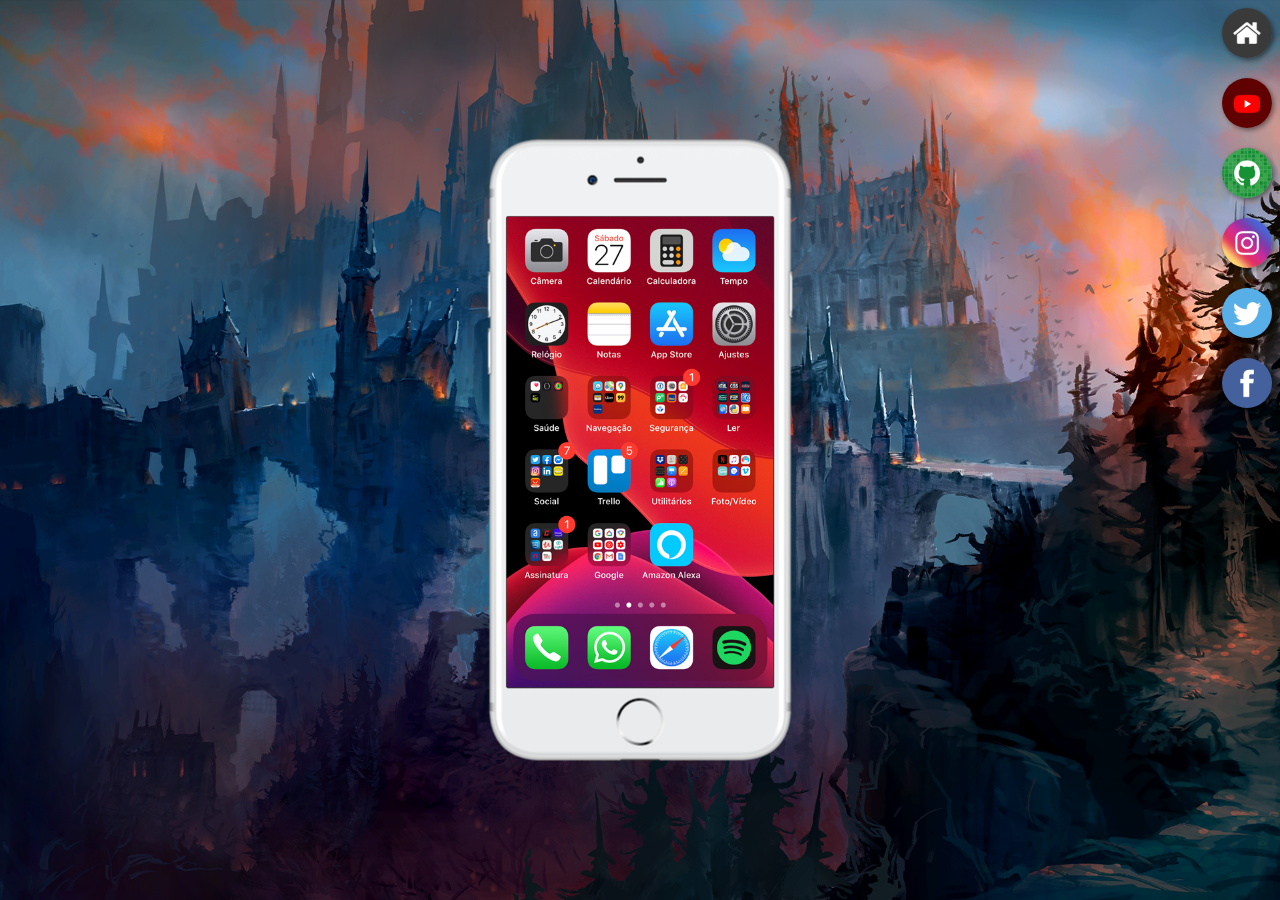
<file: index.html>
<!DOCTYPE html>
<html lang="pt-br">
<head>
    <meta charset="UTF-8">
    <meta name="viewport" content="width=device-width, initial-scale=1.0">
    <title>Projeto redes sociais</title>
    <link rel="shortcut icon" href="favicon.png" type="image/x-icon">
    <link rel="stylesheet" href="estilos/style.css">
</head>
<body>
    <main>
        <section id="phone">
        <iframe name="tela" id="tela" src="home.html" frameborder="0">
            Seu não é compativel com esse conteúdo.
        </iframe>
        </section>
        <section id="sm">
            <a href="home.html" target="tela"><img src="imagens/logo-home.jpg" alt="home"></a><br>
            <a href="youtube.html" target="tela"> <img src="imagens/logo-youtube.jpg" alt="logo-youtube"></a><br>
            <a href="github.html" target="tela"><img src="imagens/logo-github.jpg" alt="github"></a><br>
            <a href="instagram.html" target="tela"><img src="imagens/logo-instagram.jpg" alt="instagram"></a><br>
            <a href="twitter.html" target="tela"><img src="imagens/logo-twitter.jpg" alt="twitter"></a><br>
            <a href="facebook.html" target="tela"><img src="imagens/logo-facebook.jpg" alt="facebook"></a>
        </section>
    </main>
</body>
</html>
</file>
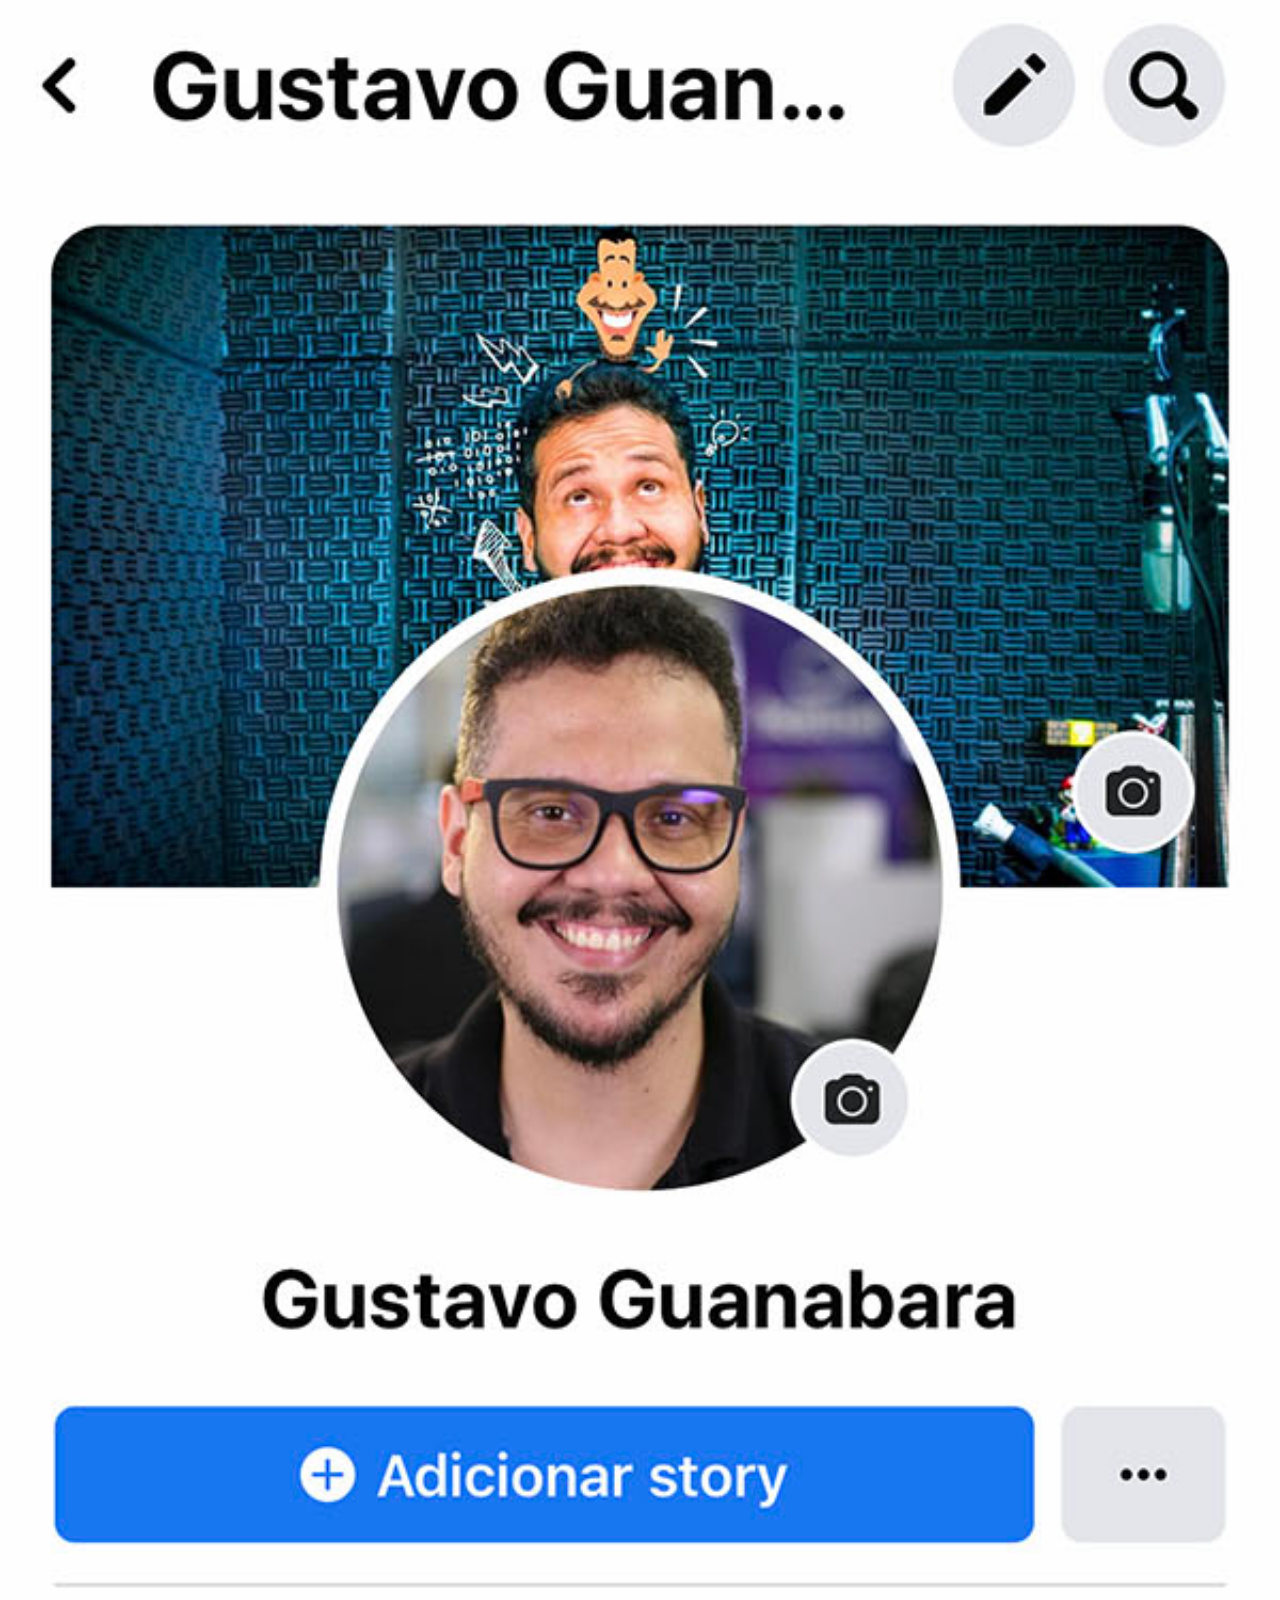
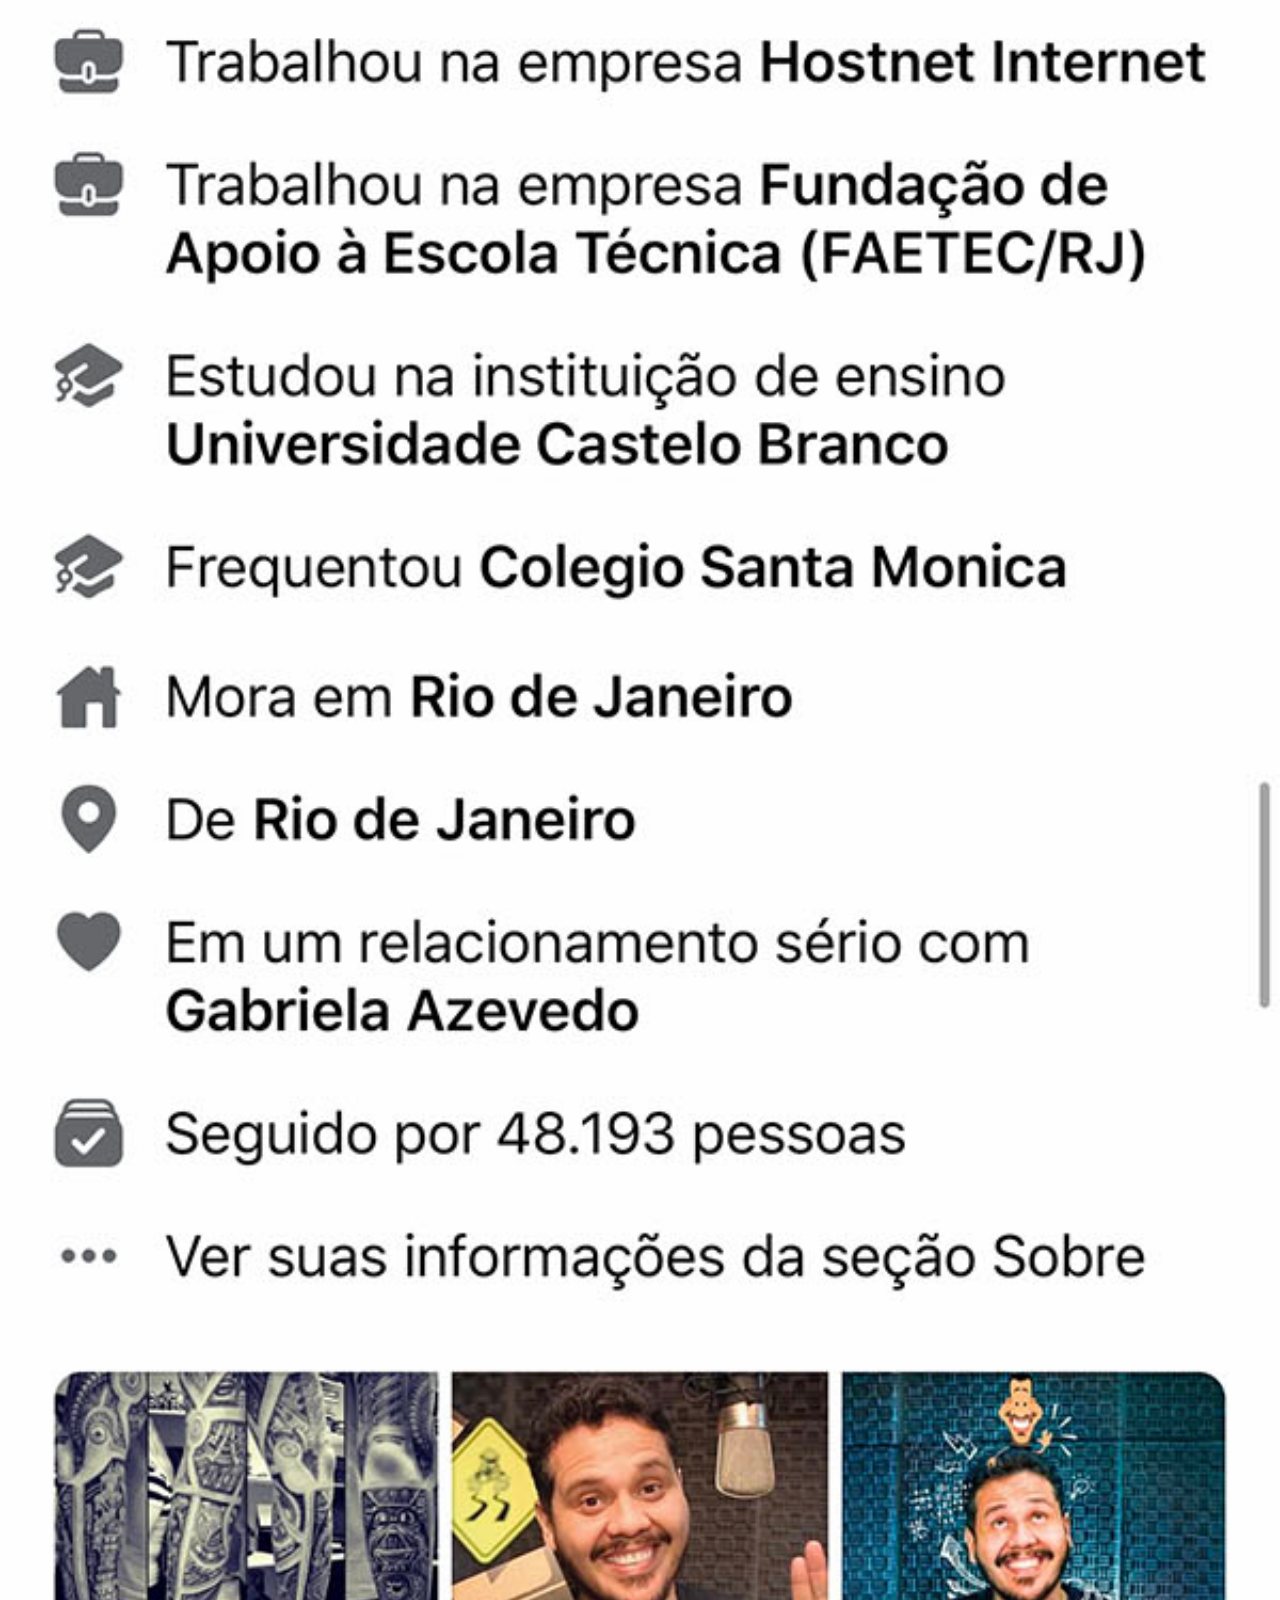
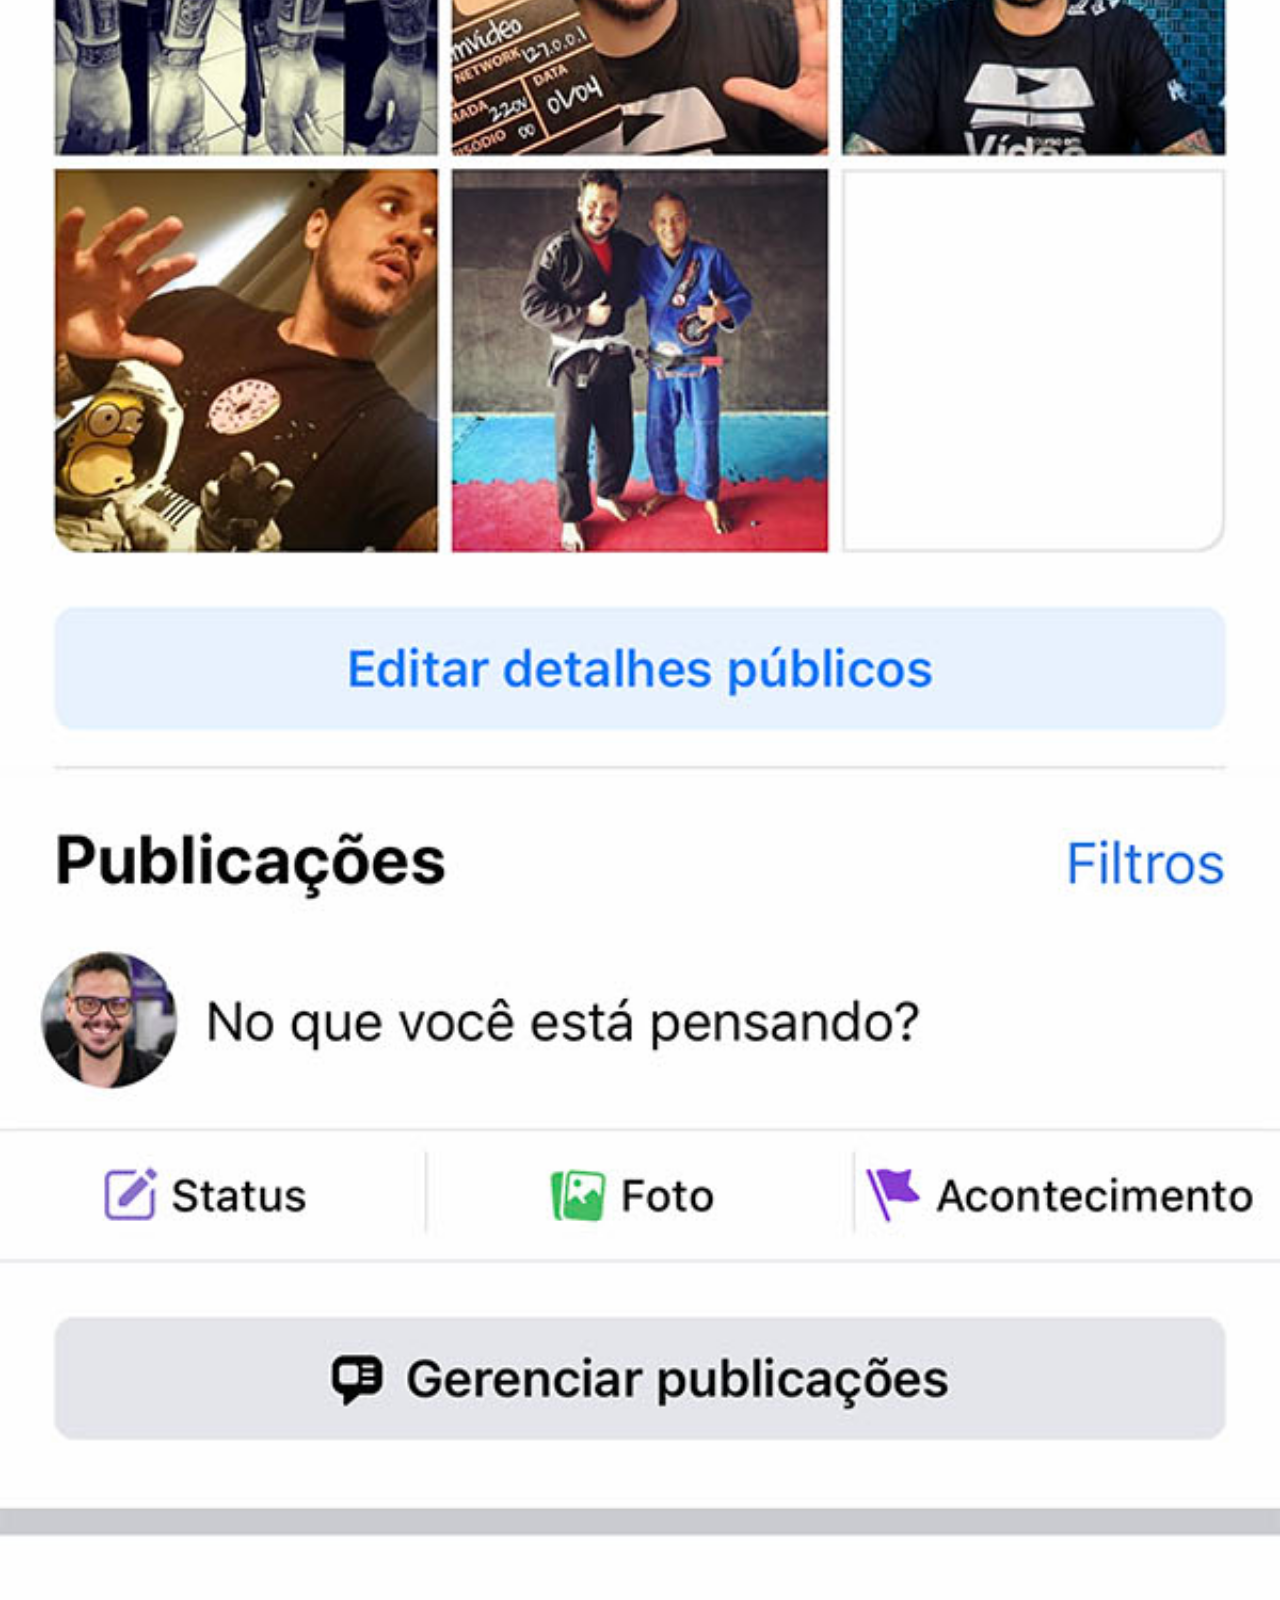
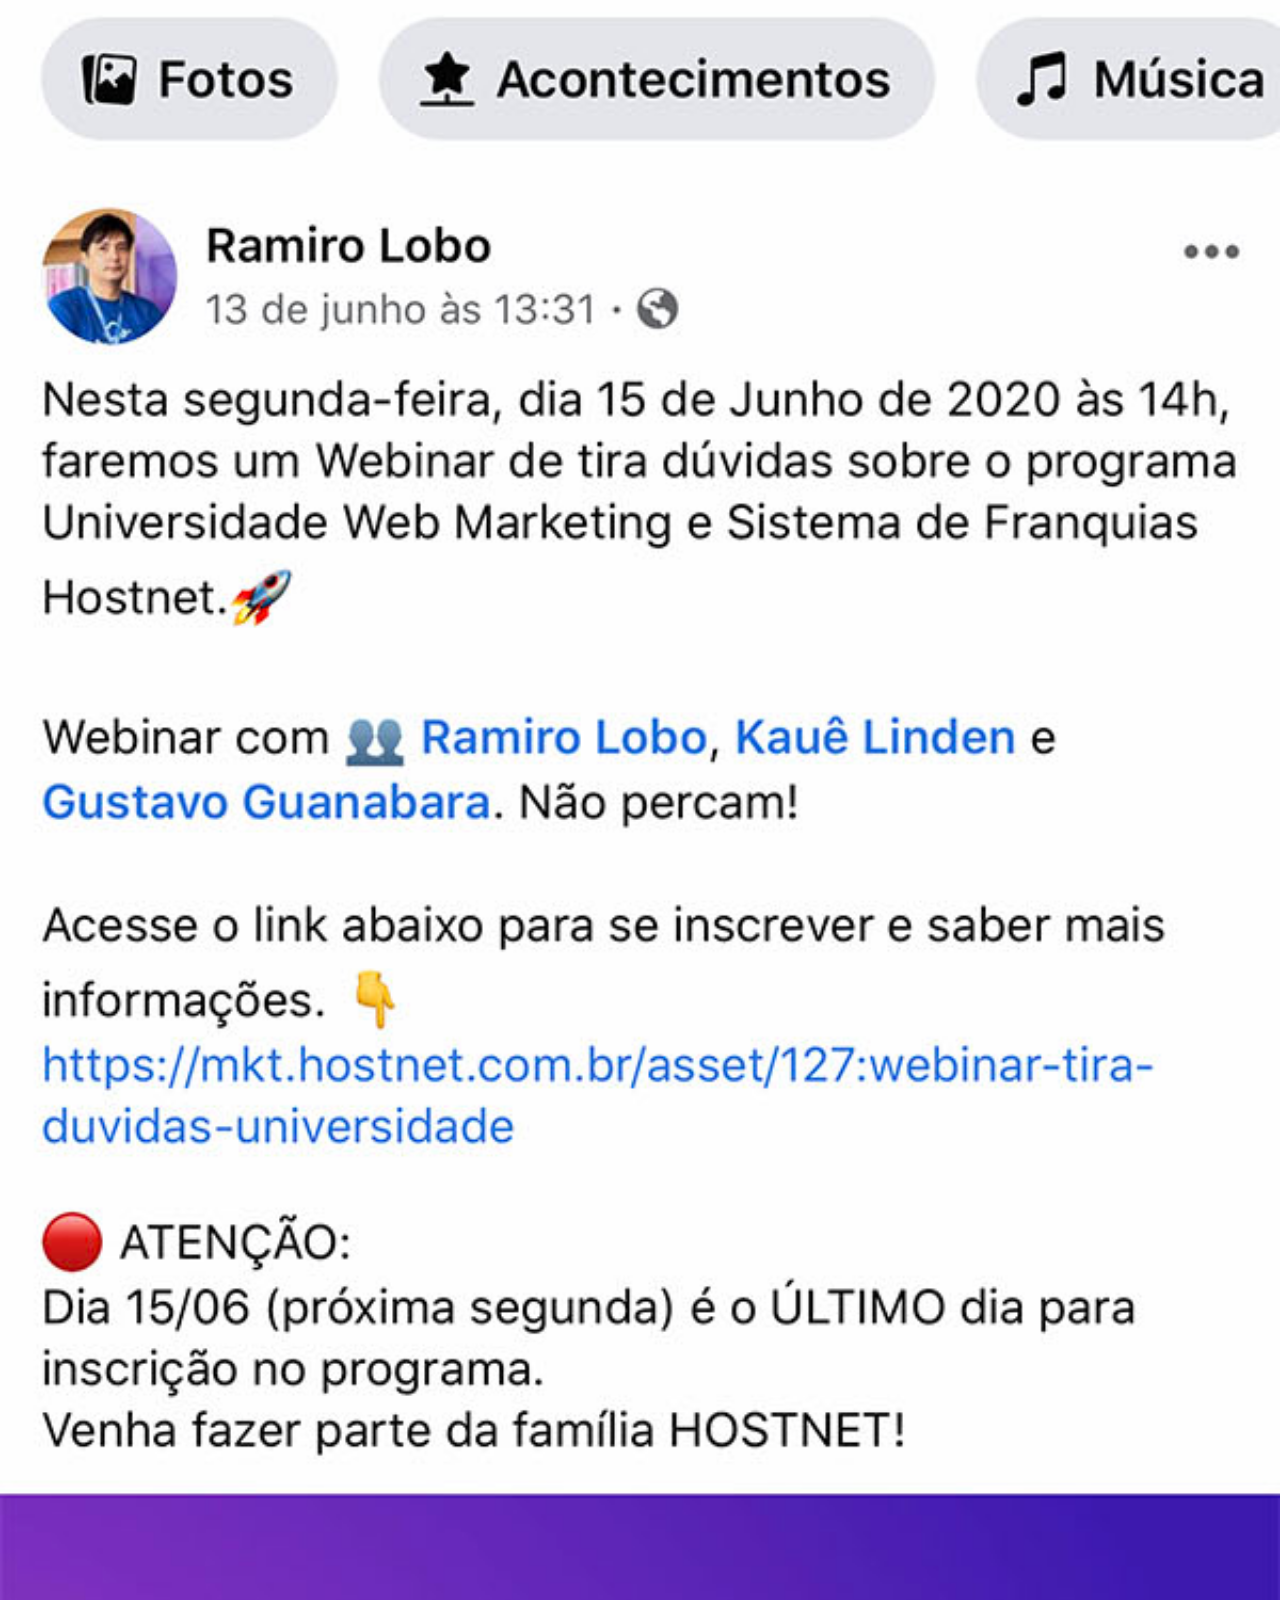
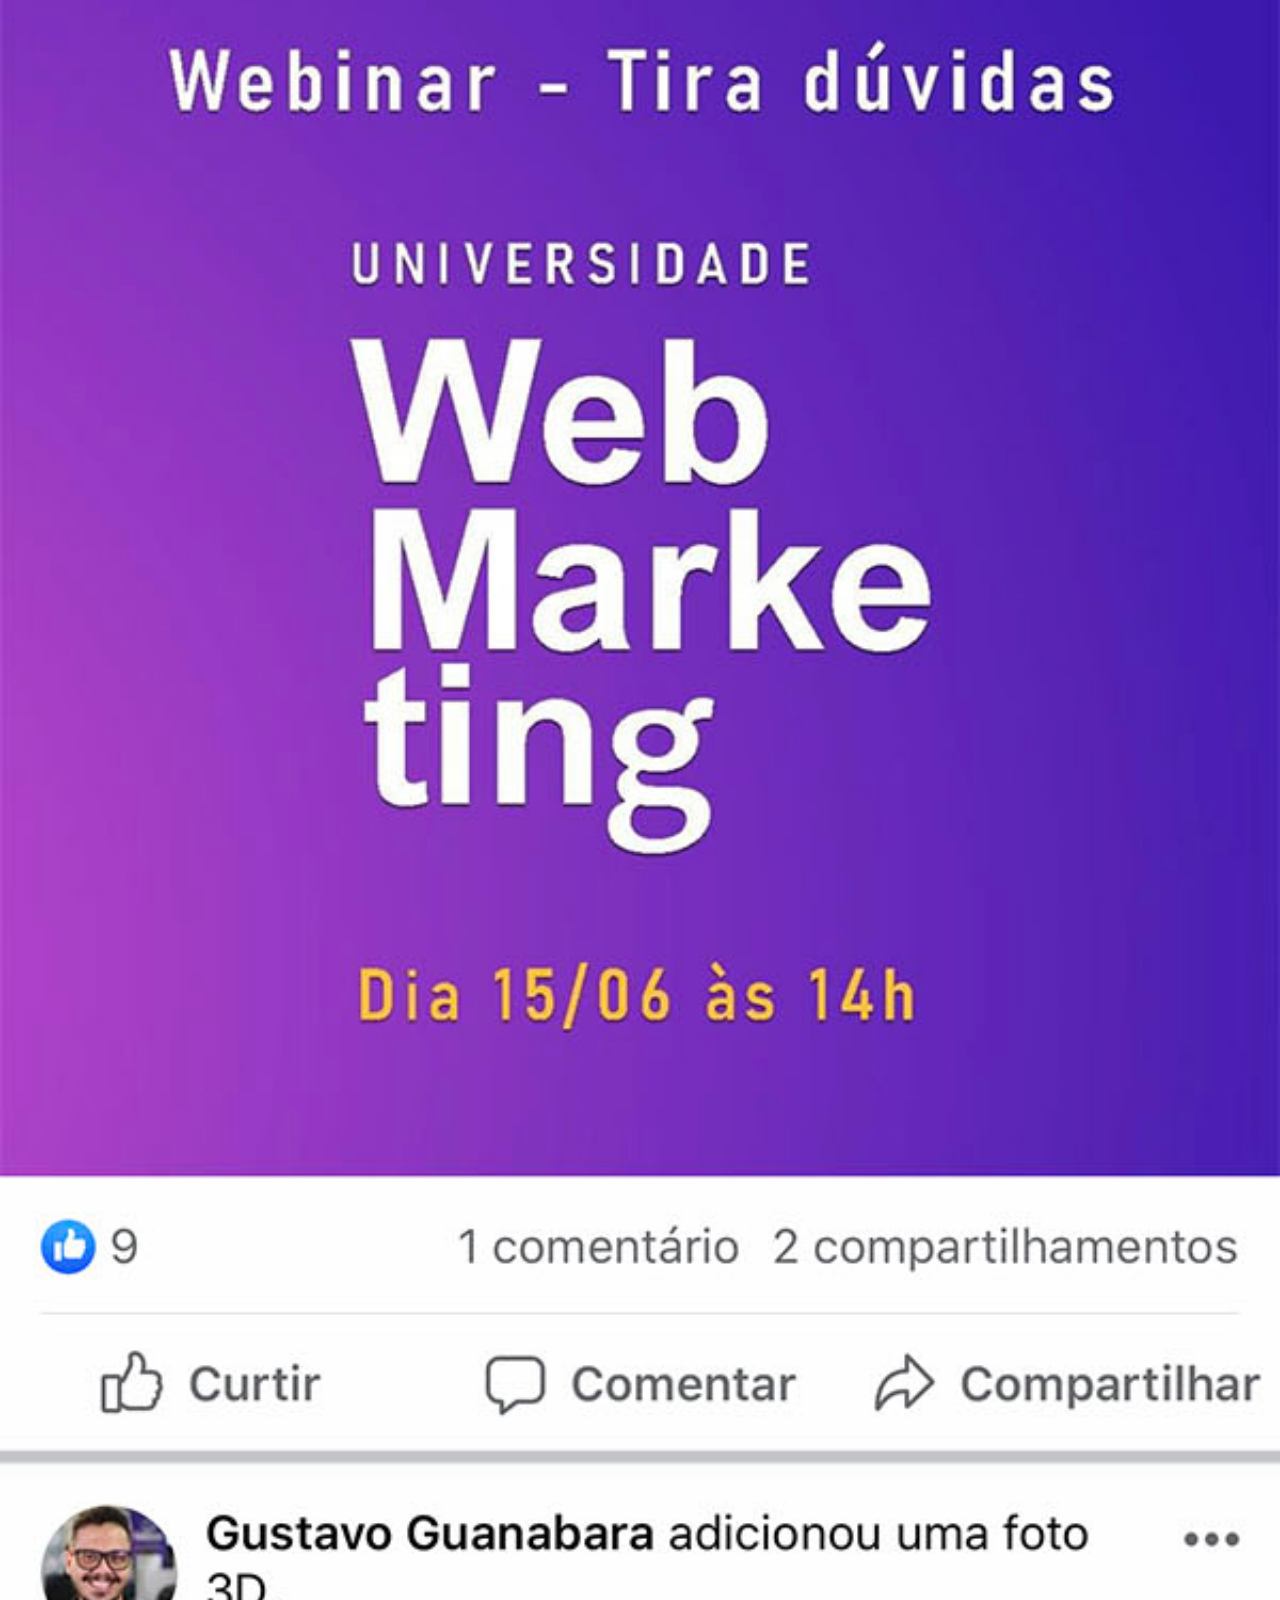
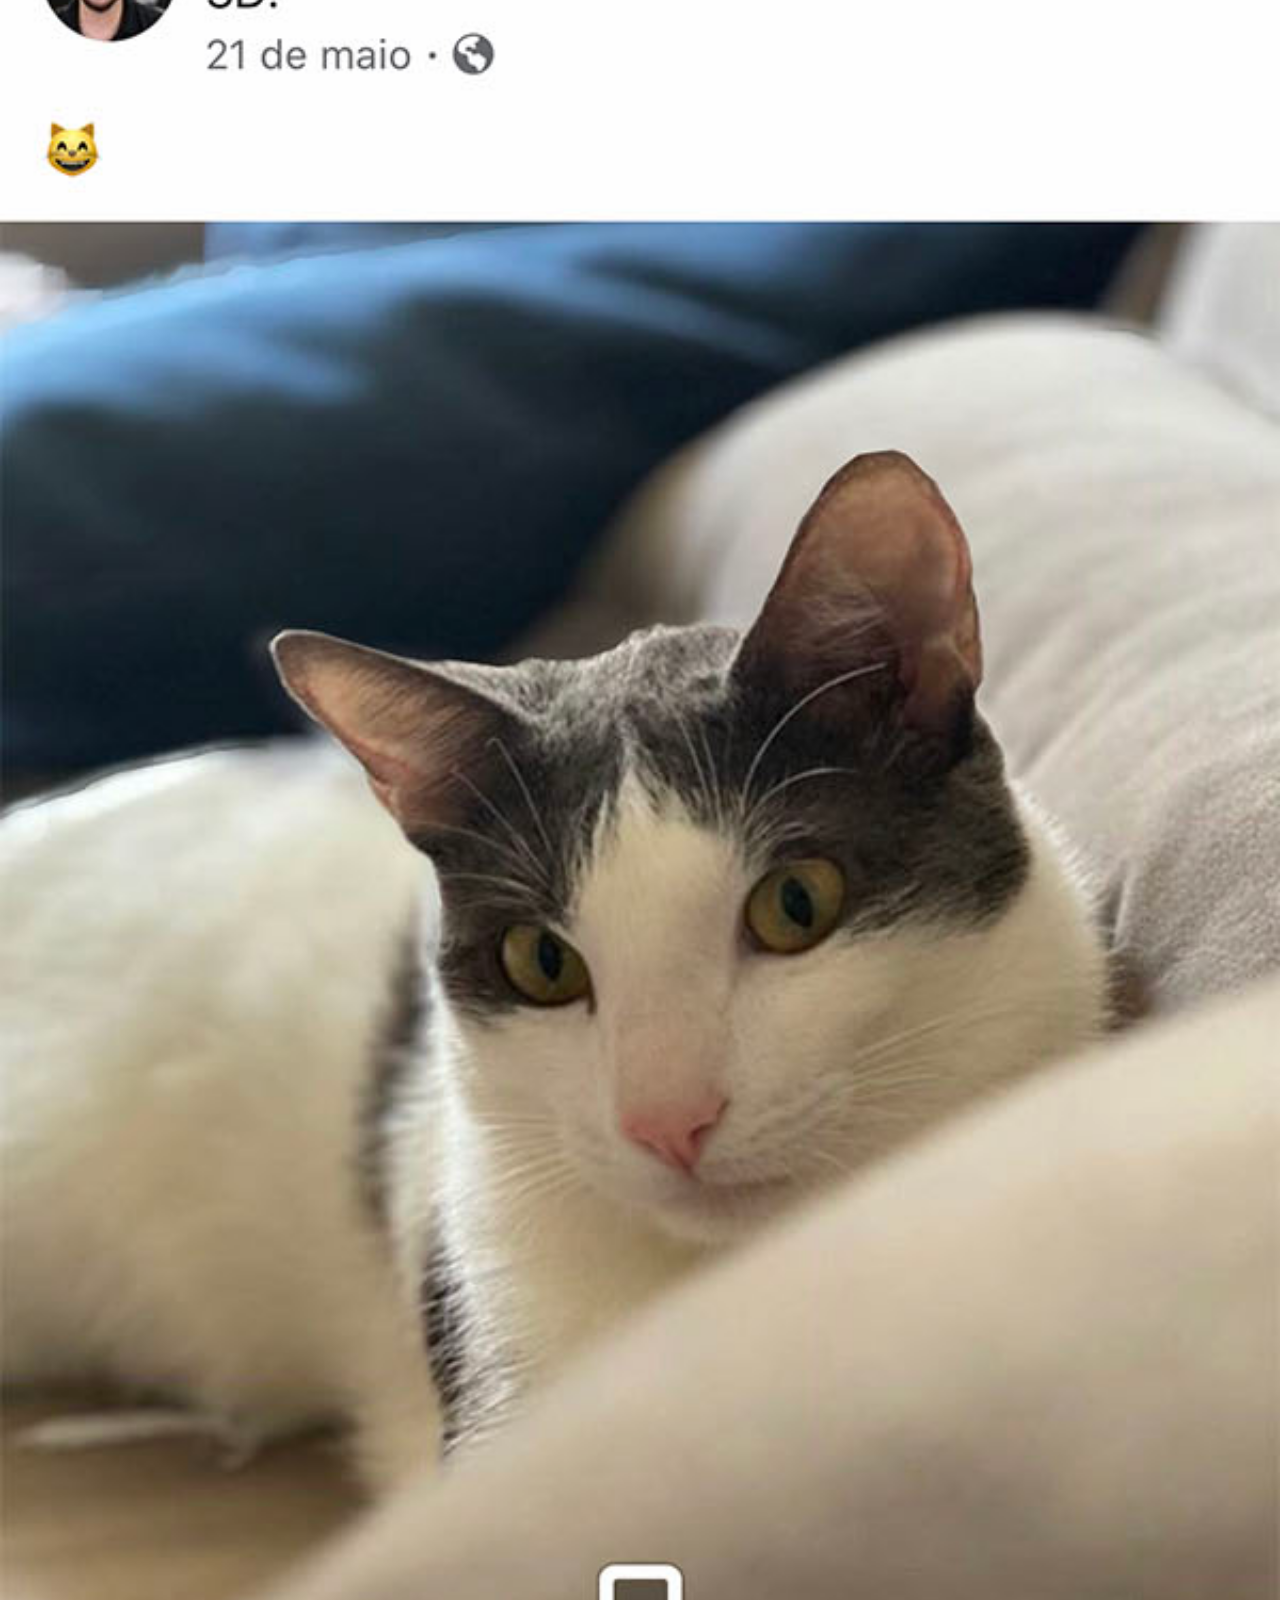
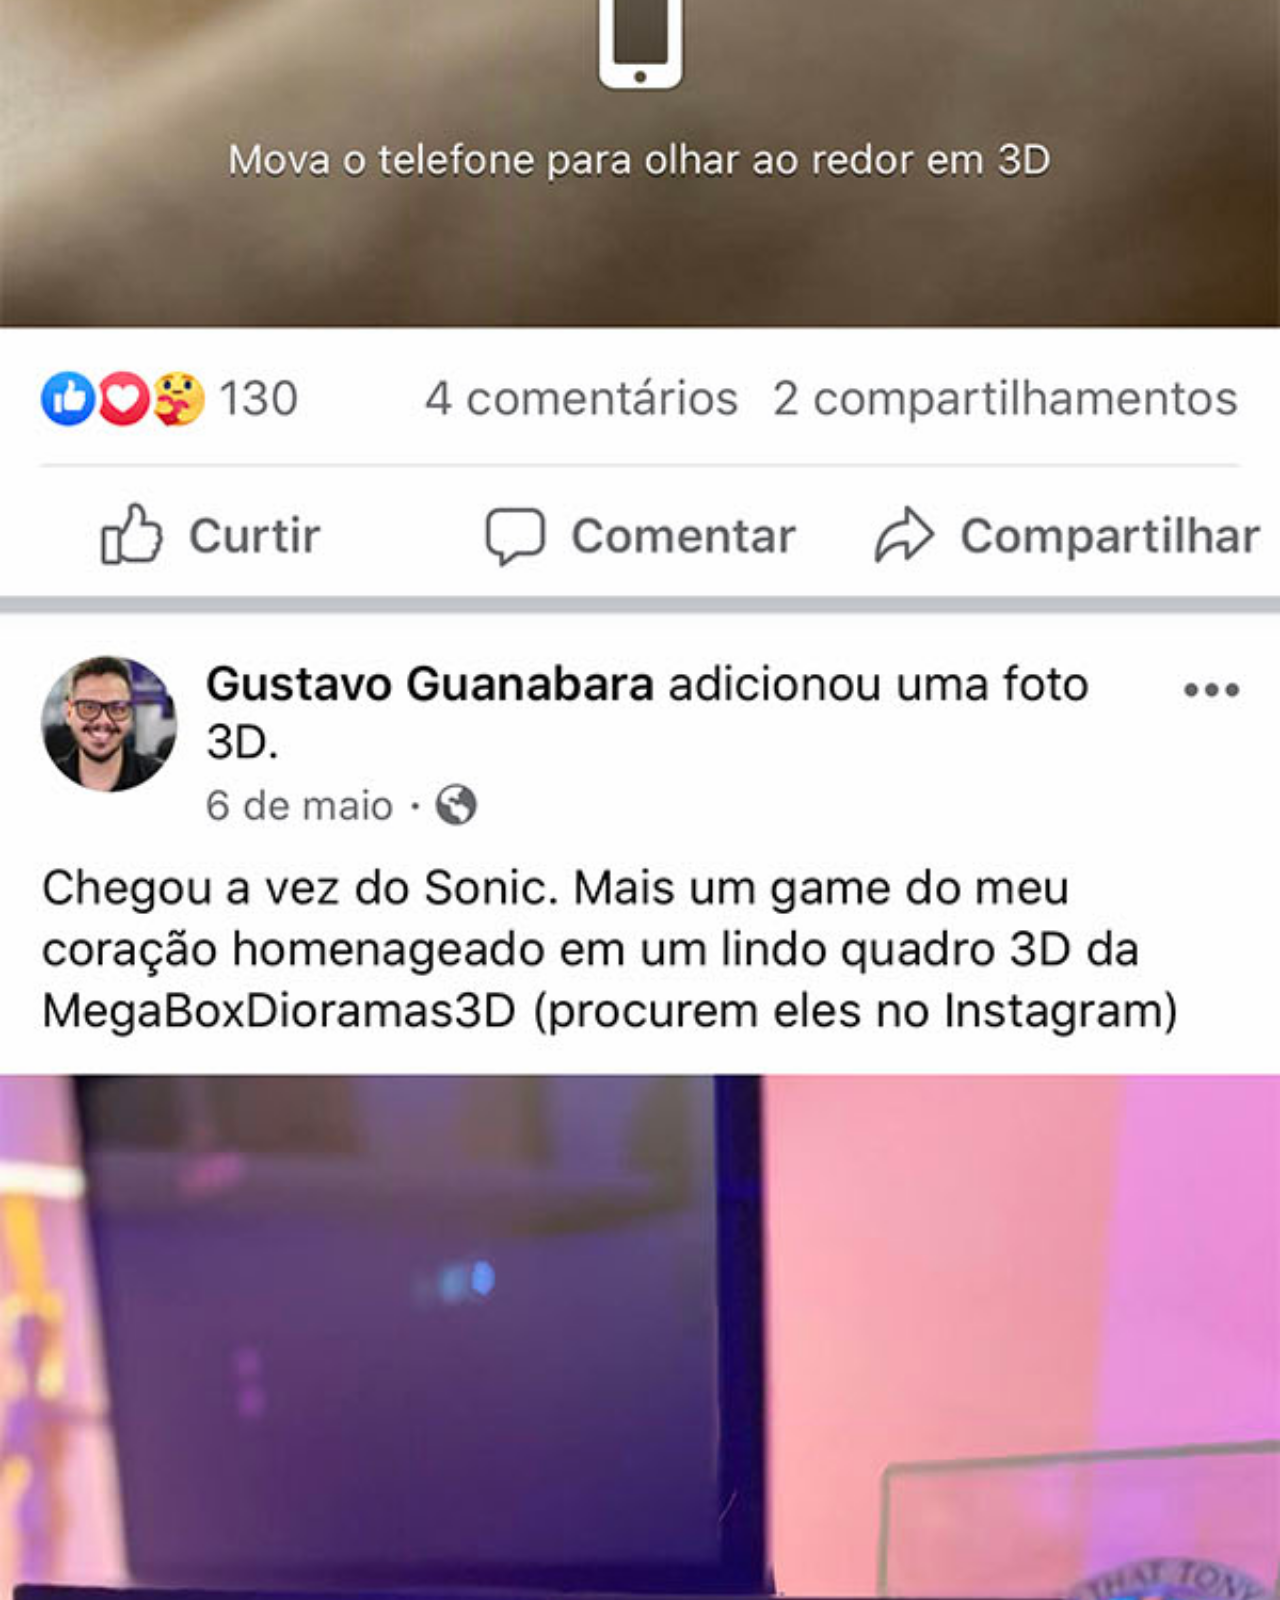
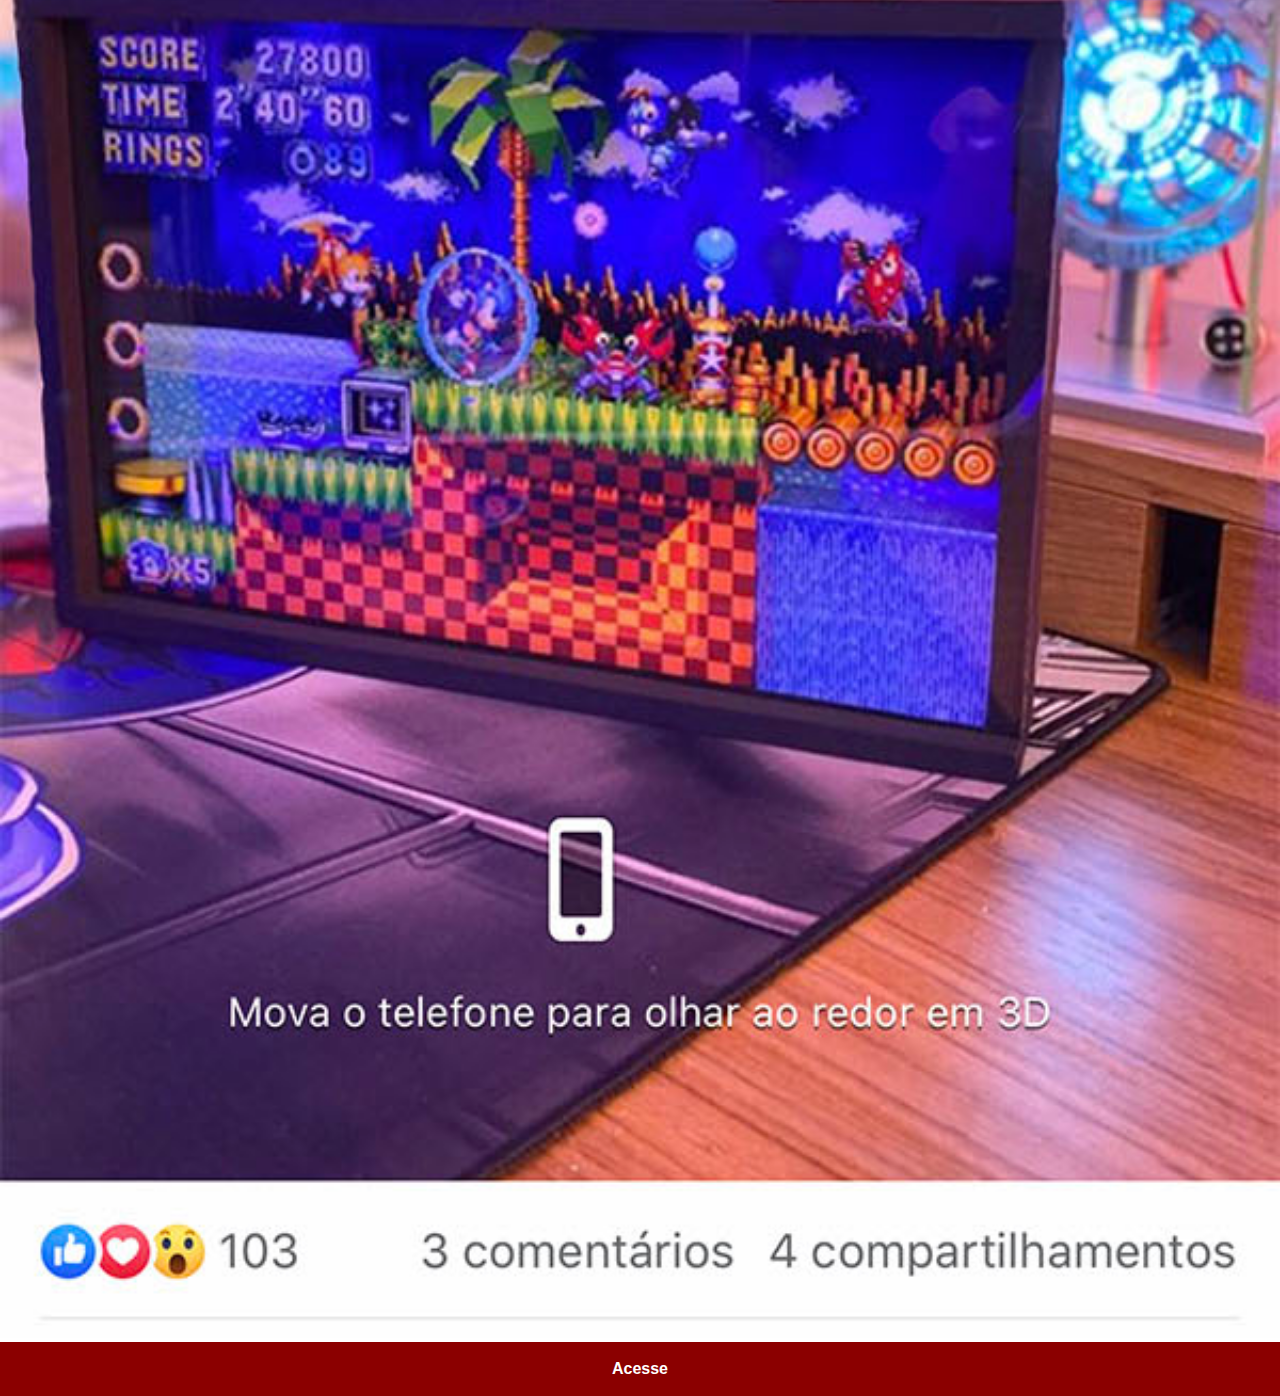
<file: facebook.html>
<!DOCTYPE html>
<html lang="pt-br">
<head>
    <meta charset="UTF-8">
    <meta name="viewport" content="width=device-width, initial-scale=1.0">
    <title>facebook</title>
    <link rel="stylesheet" href="estilos/social">
    <style>
        *{
            margin: 0px;
            padding: 0px;
            font-family: Arial, Helvetica, sans-serif;
        }
        ::-webkit-scrollbar {
            width: 0px;
            height: 0px;
        }
        img{
            width: 100vw;
        }
        a{
            display: block;
            background-color: darkred;
            color: white;
            padding: 18px;
            text-align: center;
            font-weight: bolder;
            text-decoration: none;

        }
        a:hover{
            background-color: rgba(255, 0, 0, 0.74);
        }
    </style>
</head>
<body>
    <img src="imagens/tela-facebook.jpg" alt="facebook">
    <a href="https://www.facebook.com/" target="_blank">Acesse</a>
</body>
</html>
</file>
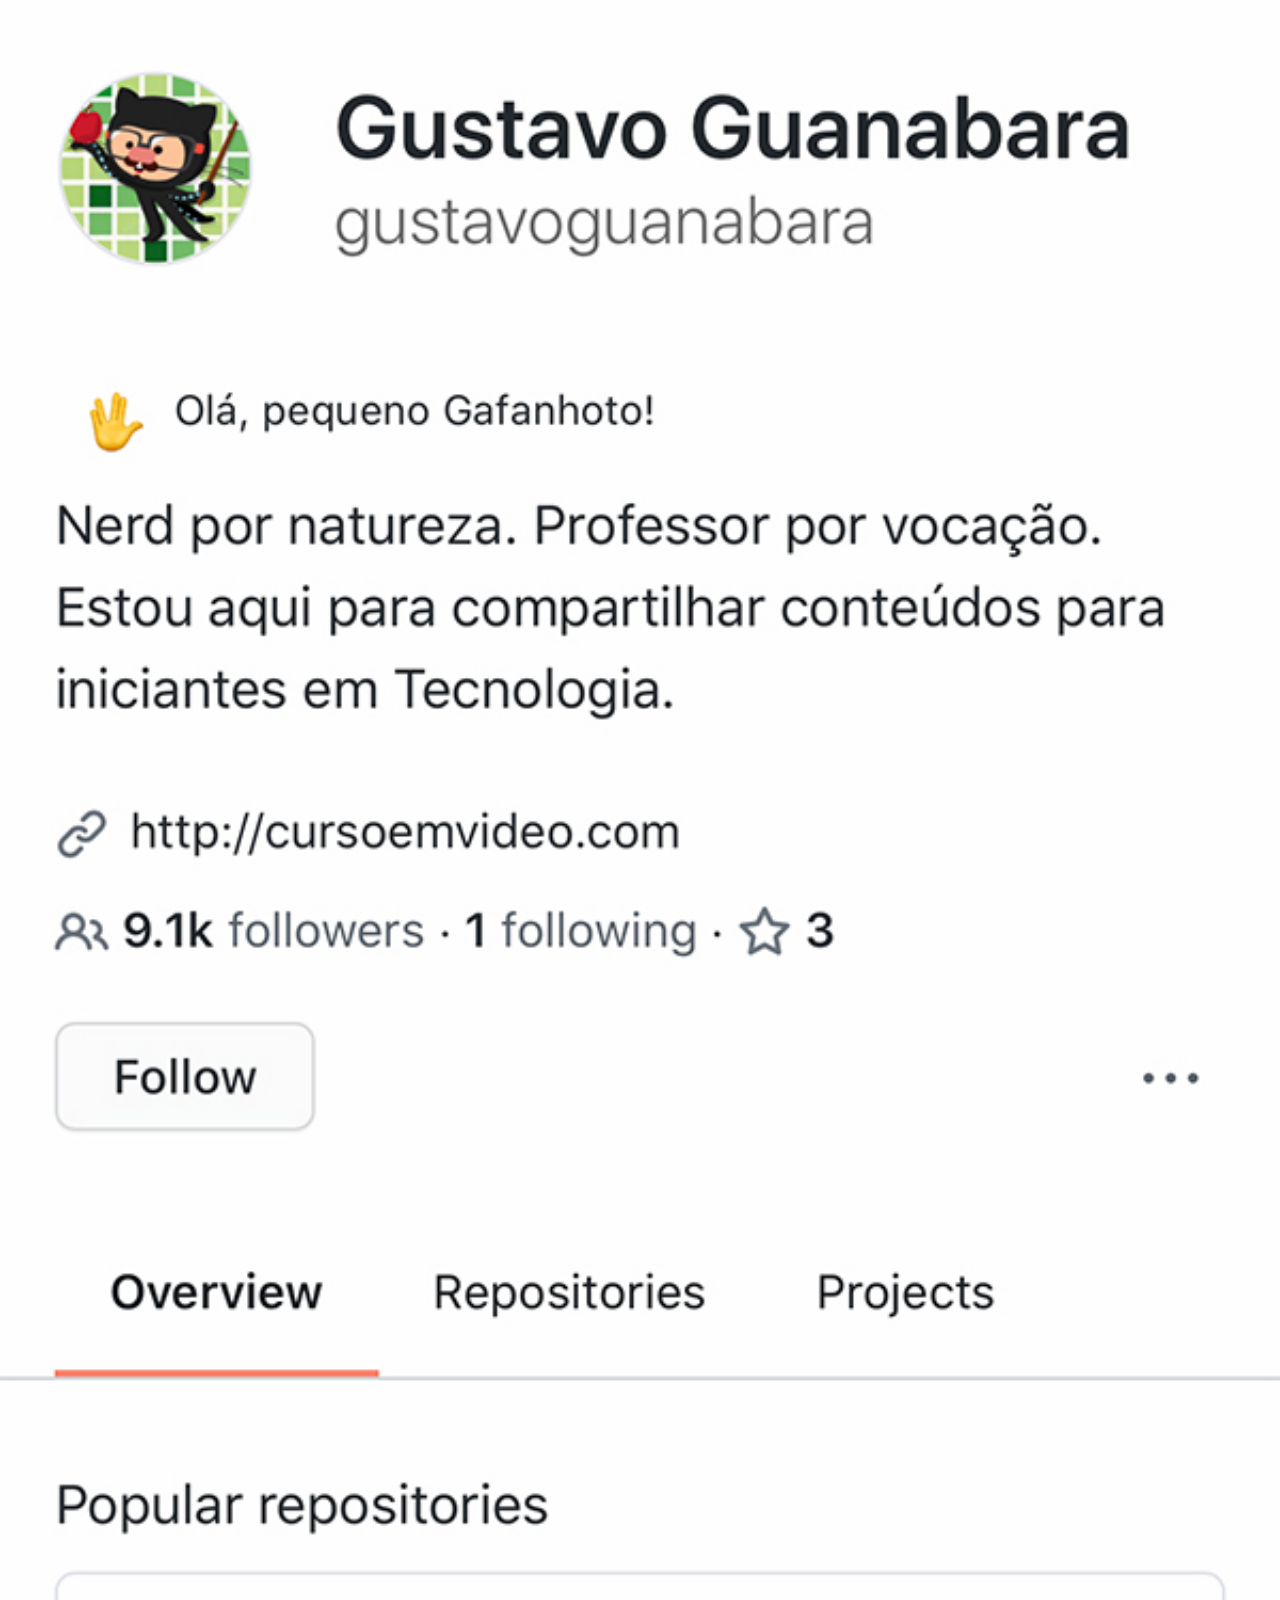
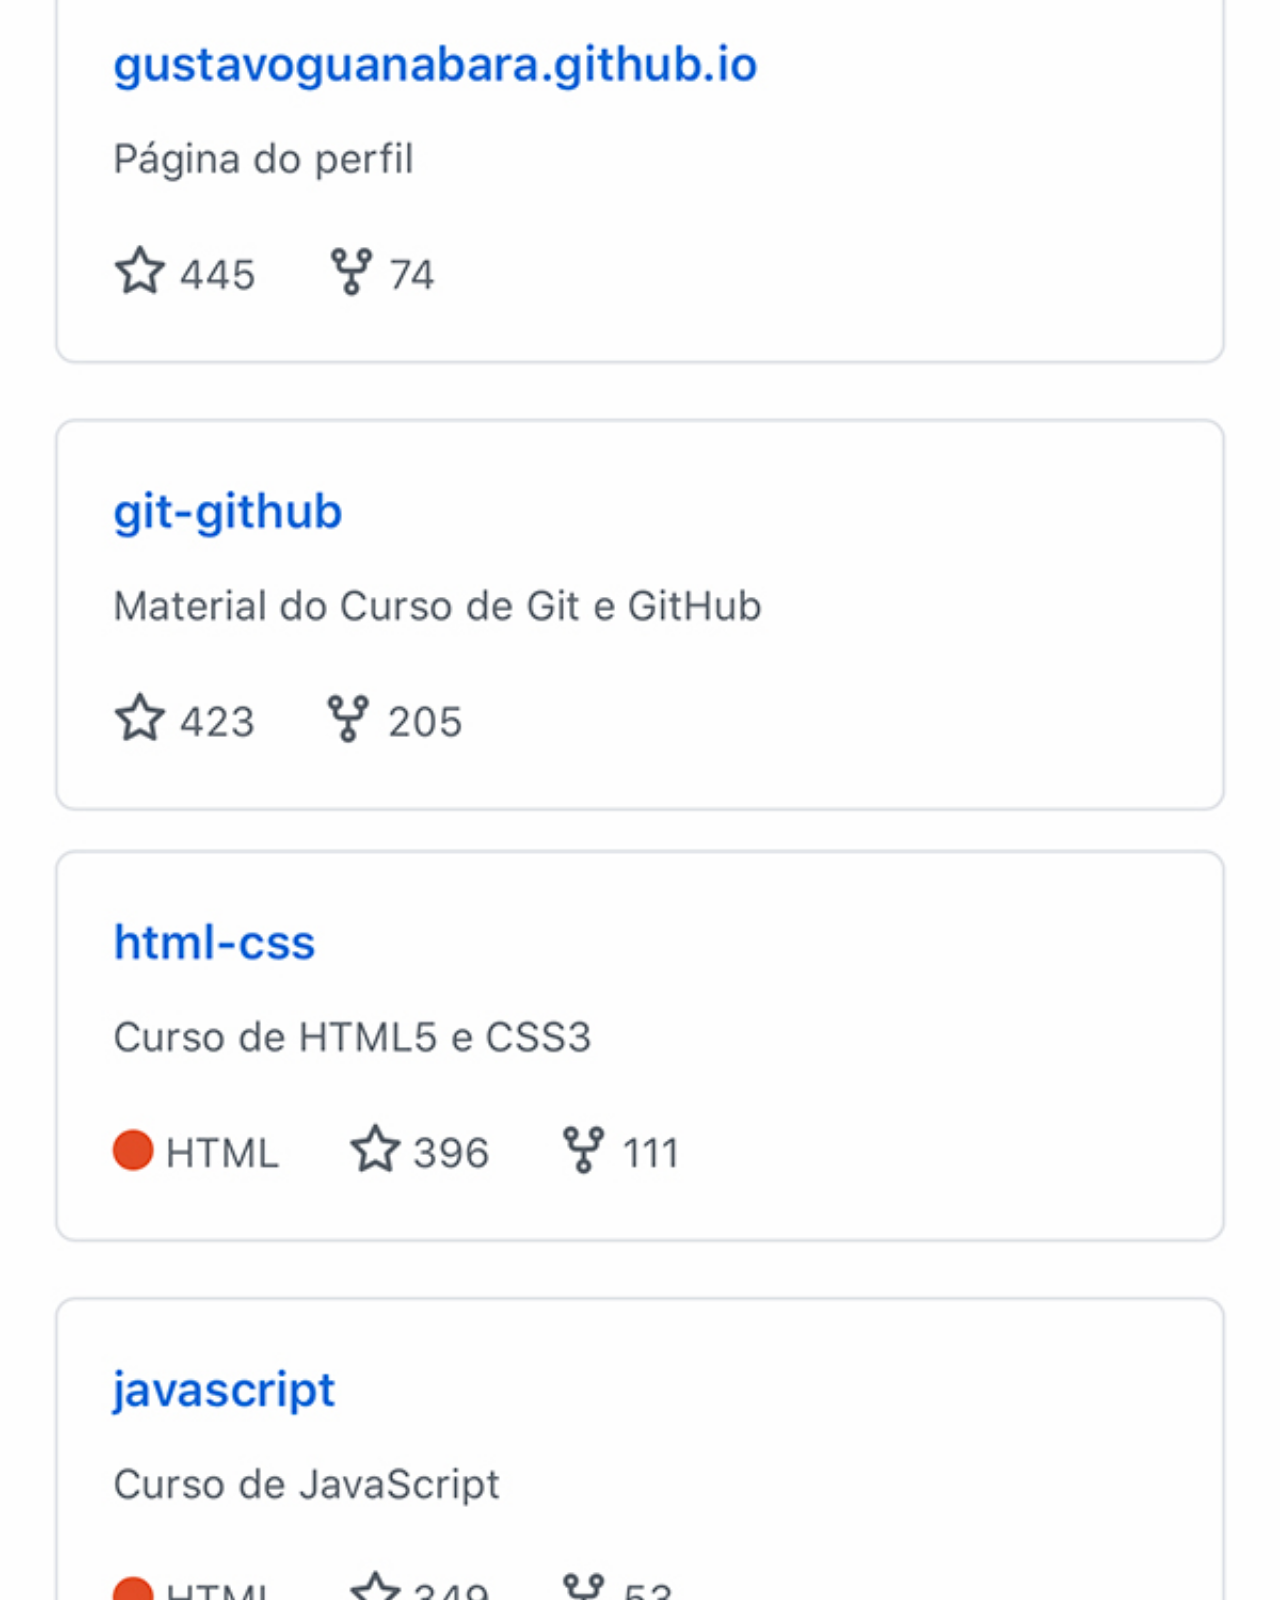
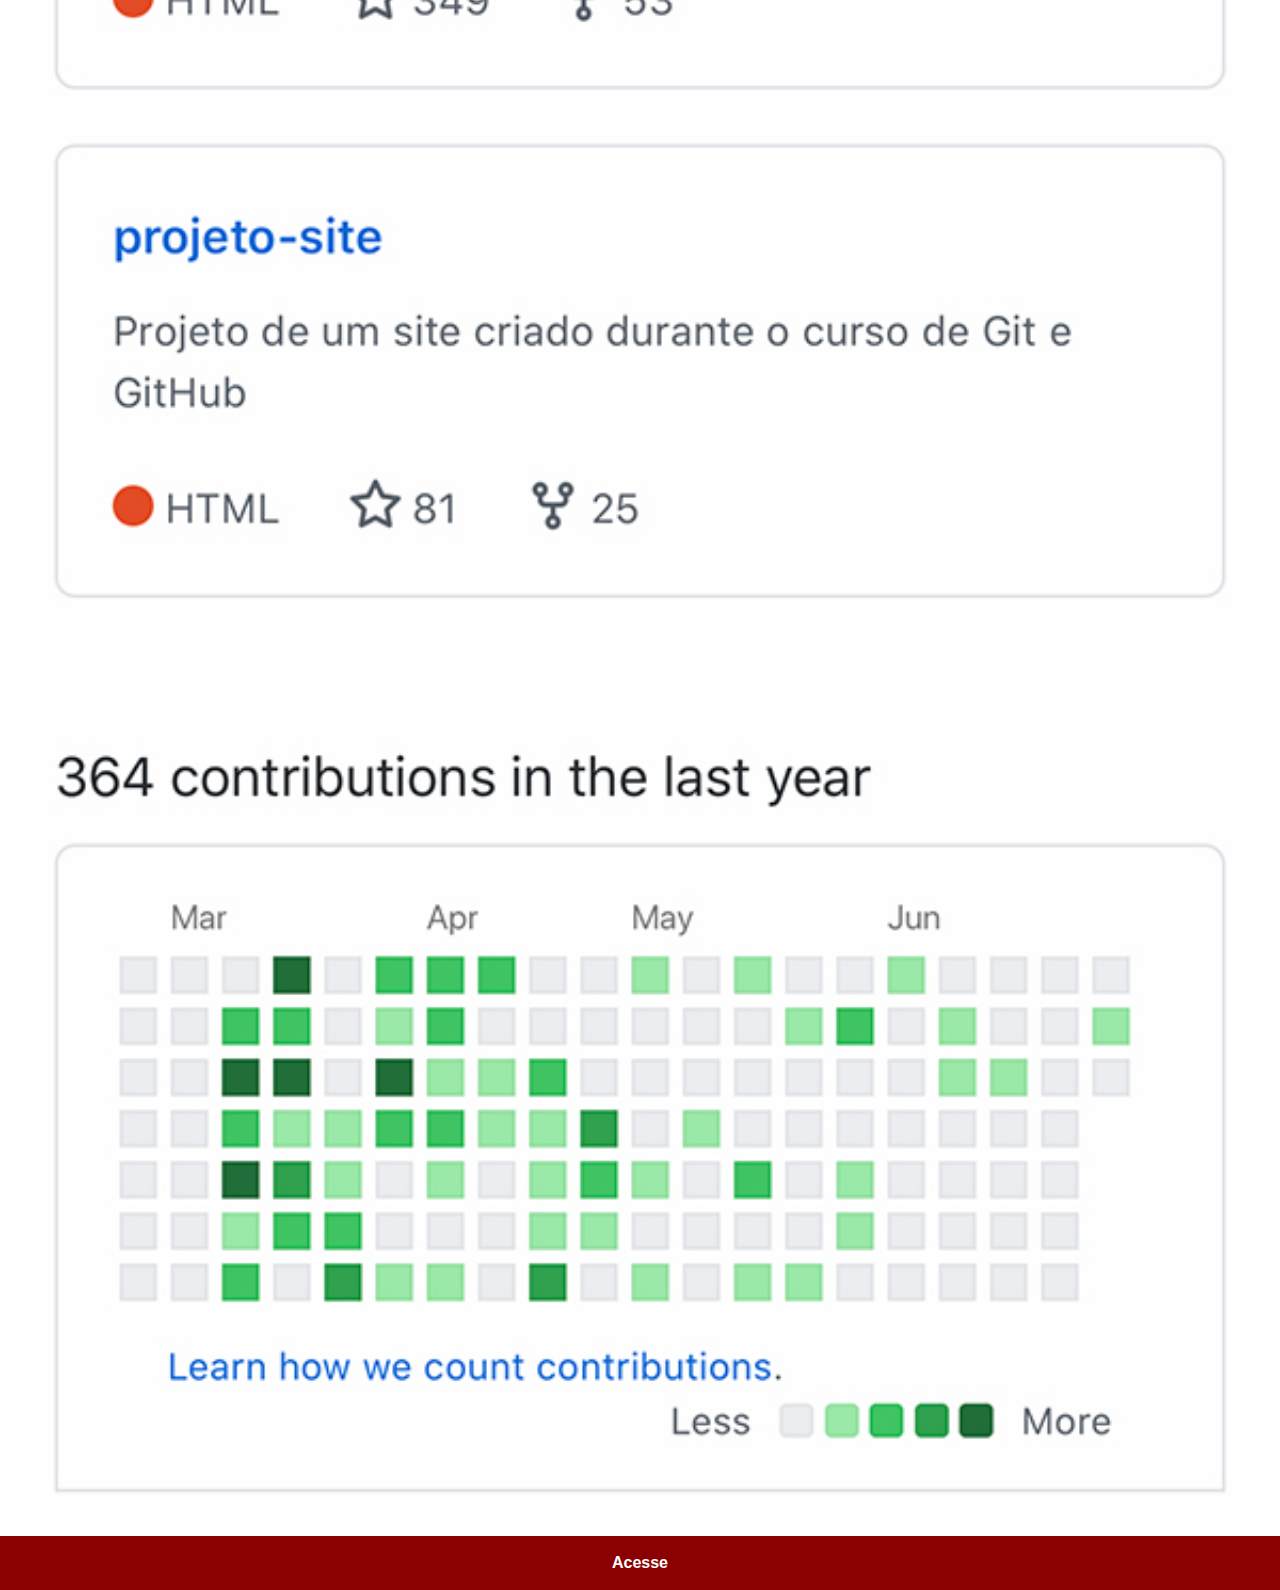
<file: github.html>
<!DOCTYPE html>
<html lang="pt-br">
<head>
    <meta charset="UTF-8">
    <meta name="viewport" content="width=device-width, initial-scale=1.0">
    <title>github</title>
    <link rel="stylesheet" href="estilos/social">
    <style>
        *{
            margin: 0px;
            padding: 0px;
            font-family: Arial, Helvetica, sans-serif;
        }
        ::-webkit-scrollbar {
            width: 0px;
            height: 0px;
        }
        img{
            width: 100vw;
        }
        a{
            display: block;
            background-color: darkred;
            color: white;
            padding: 18px;
            text-align: center;
            font-weight: bolder;
            text-decoration: none;

        }
        a:hover{
            background-color: rgba(255, 0, 0, 0.74);
        }
    </style>
</head>
<body>
    <img src="imagens/tela-github.jpg" alt="github">
    <a href="https://github.com/stysic" target="_blank">Acesse</a>
</body>
</html>
</file>
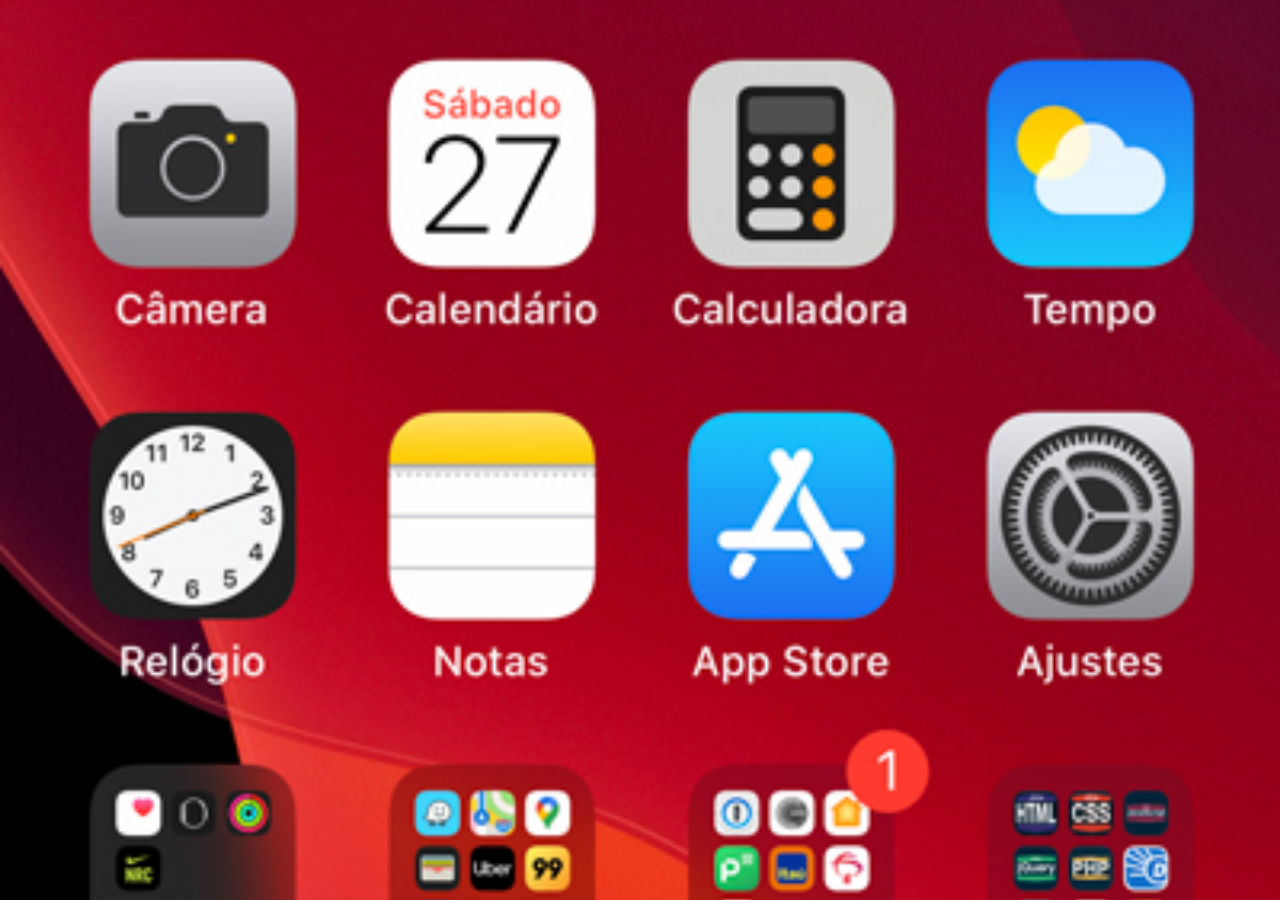
<file: home.html>
<!DOCTYPE html>
<html lang="pt-br">
<head>
    <meta charset="UTF-8">
    <meta name="viewport" content="width=device-width, initial-scale=1.0">
    <title>Home</title>
    <style>
        *{
            margin: 0px;
            padding: 0px;
        }
        body{
            width: 100vw;
            height: 100vh;
            background: black url(imagens/tela-home.jpg) no-repeat top center;
            background-size: cover;
        }
    </style>
</head>
<body>
    
</body>
</html>
</file>
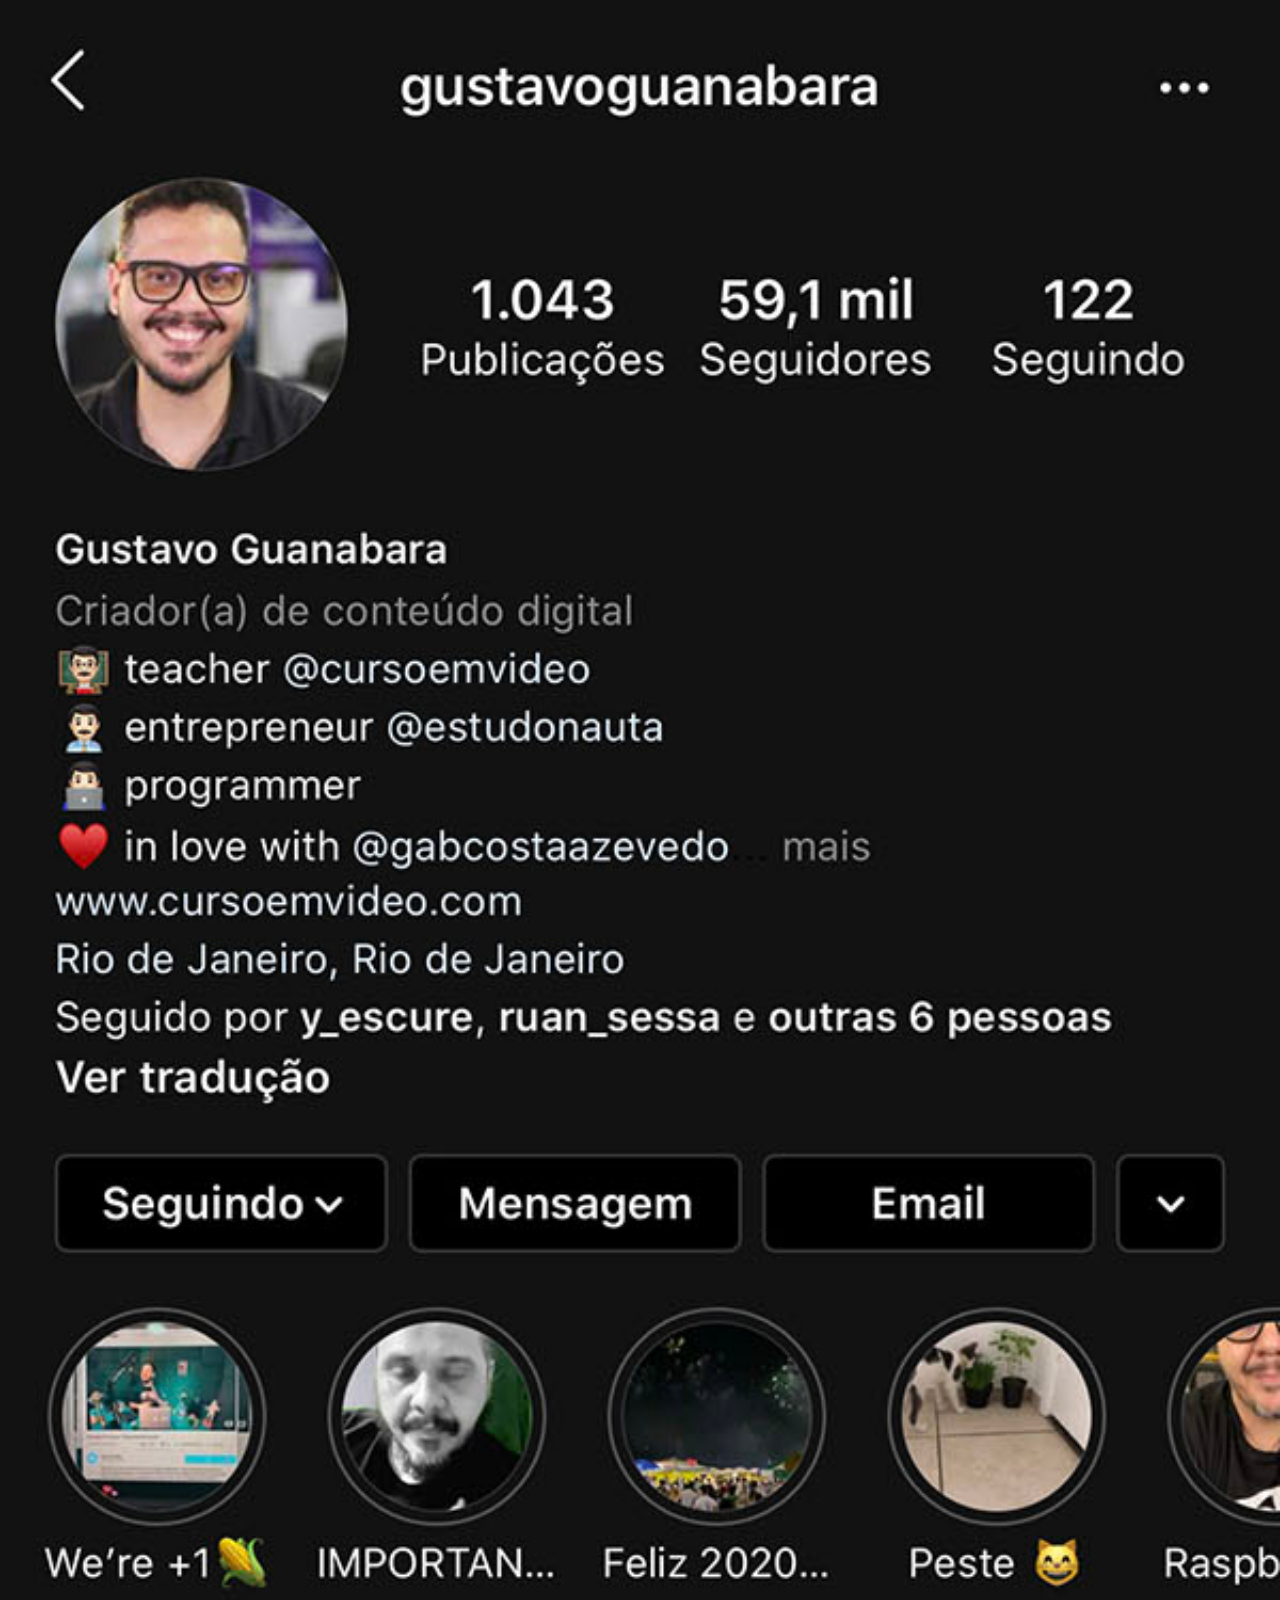
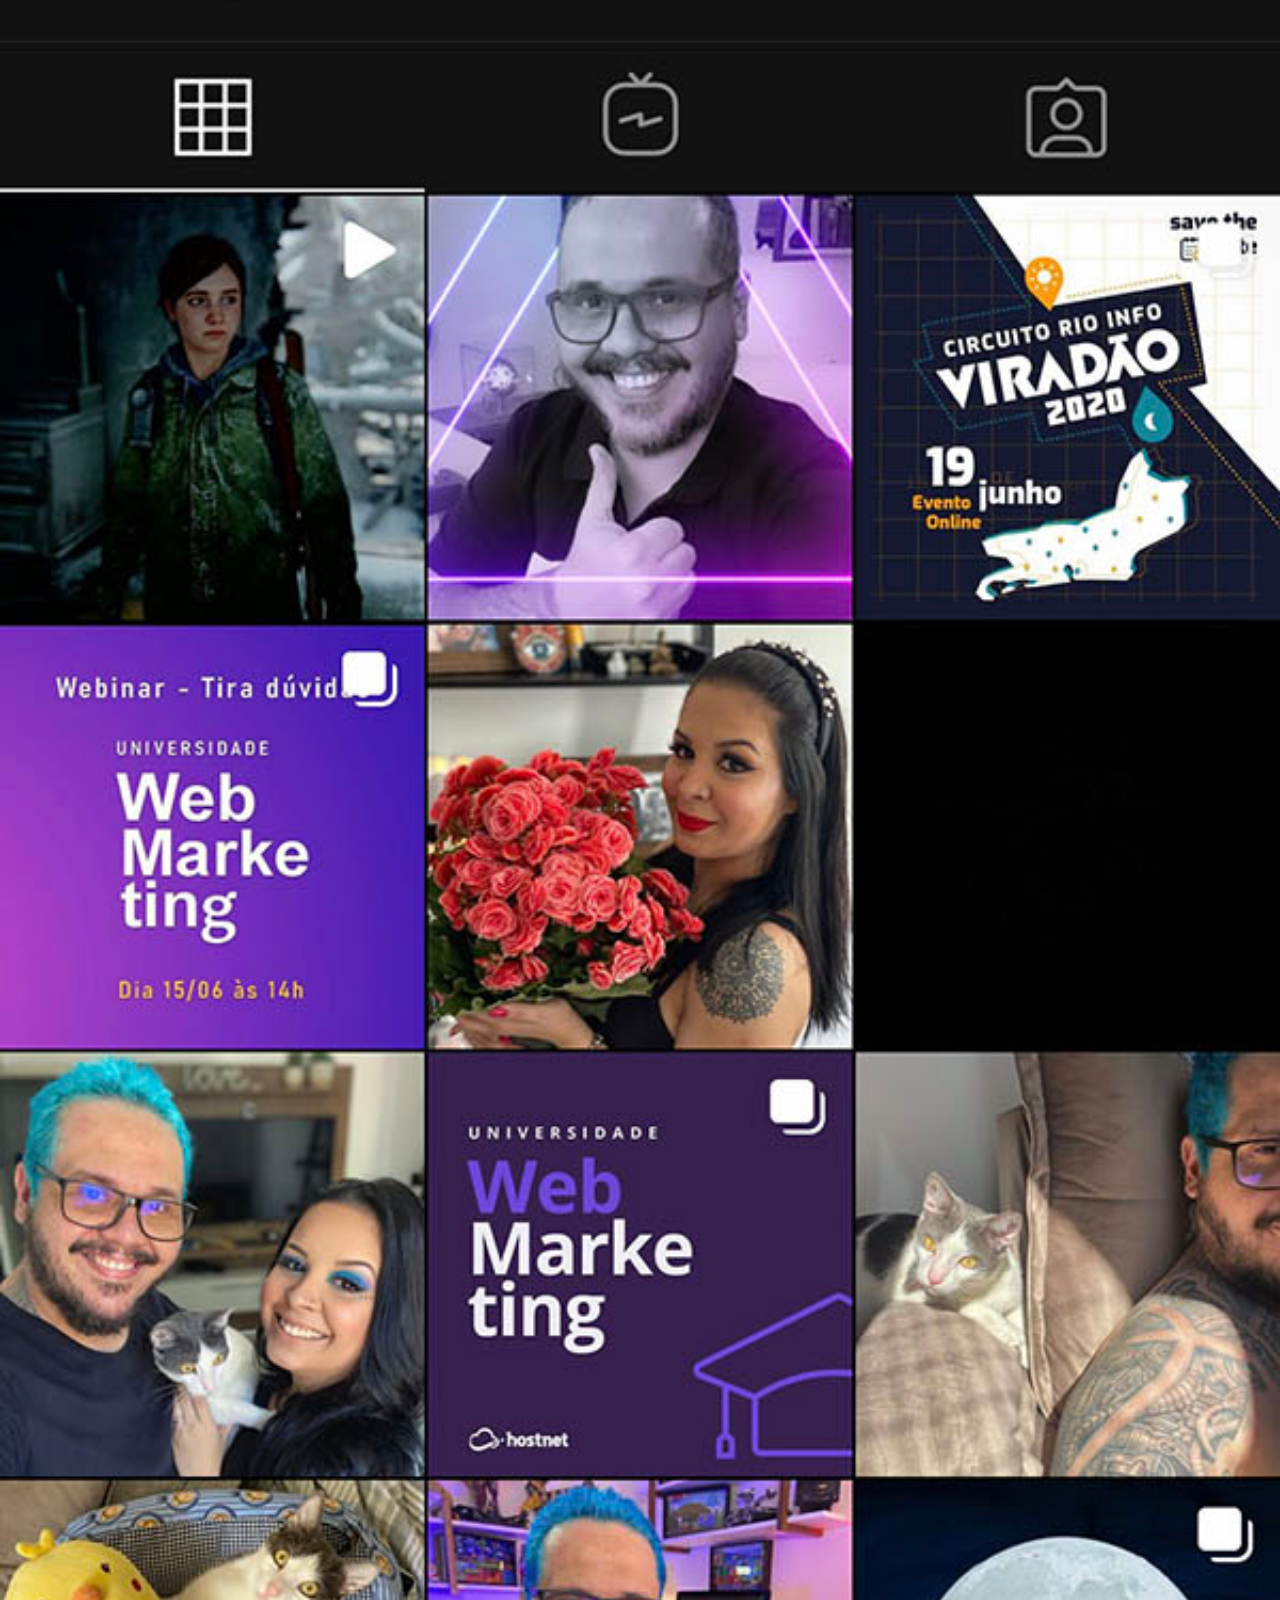
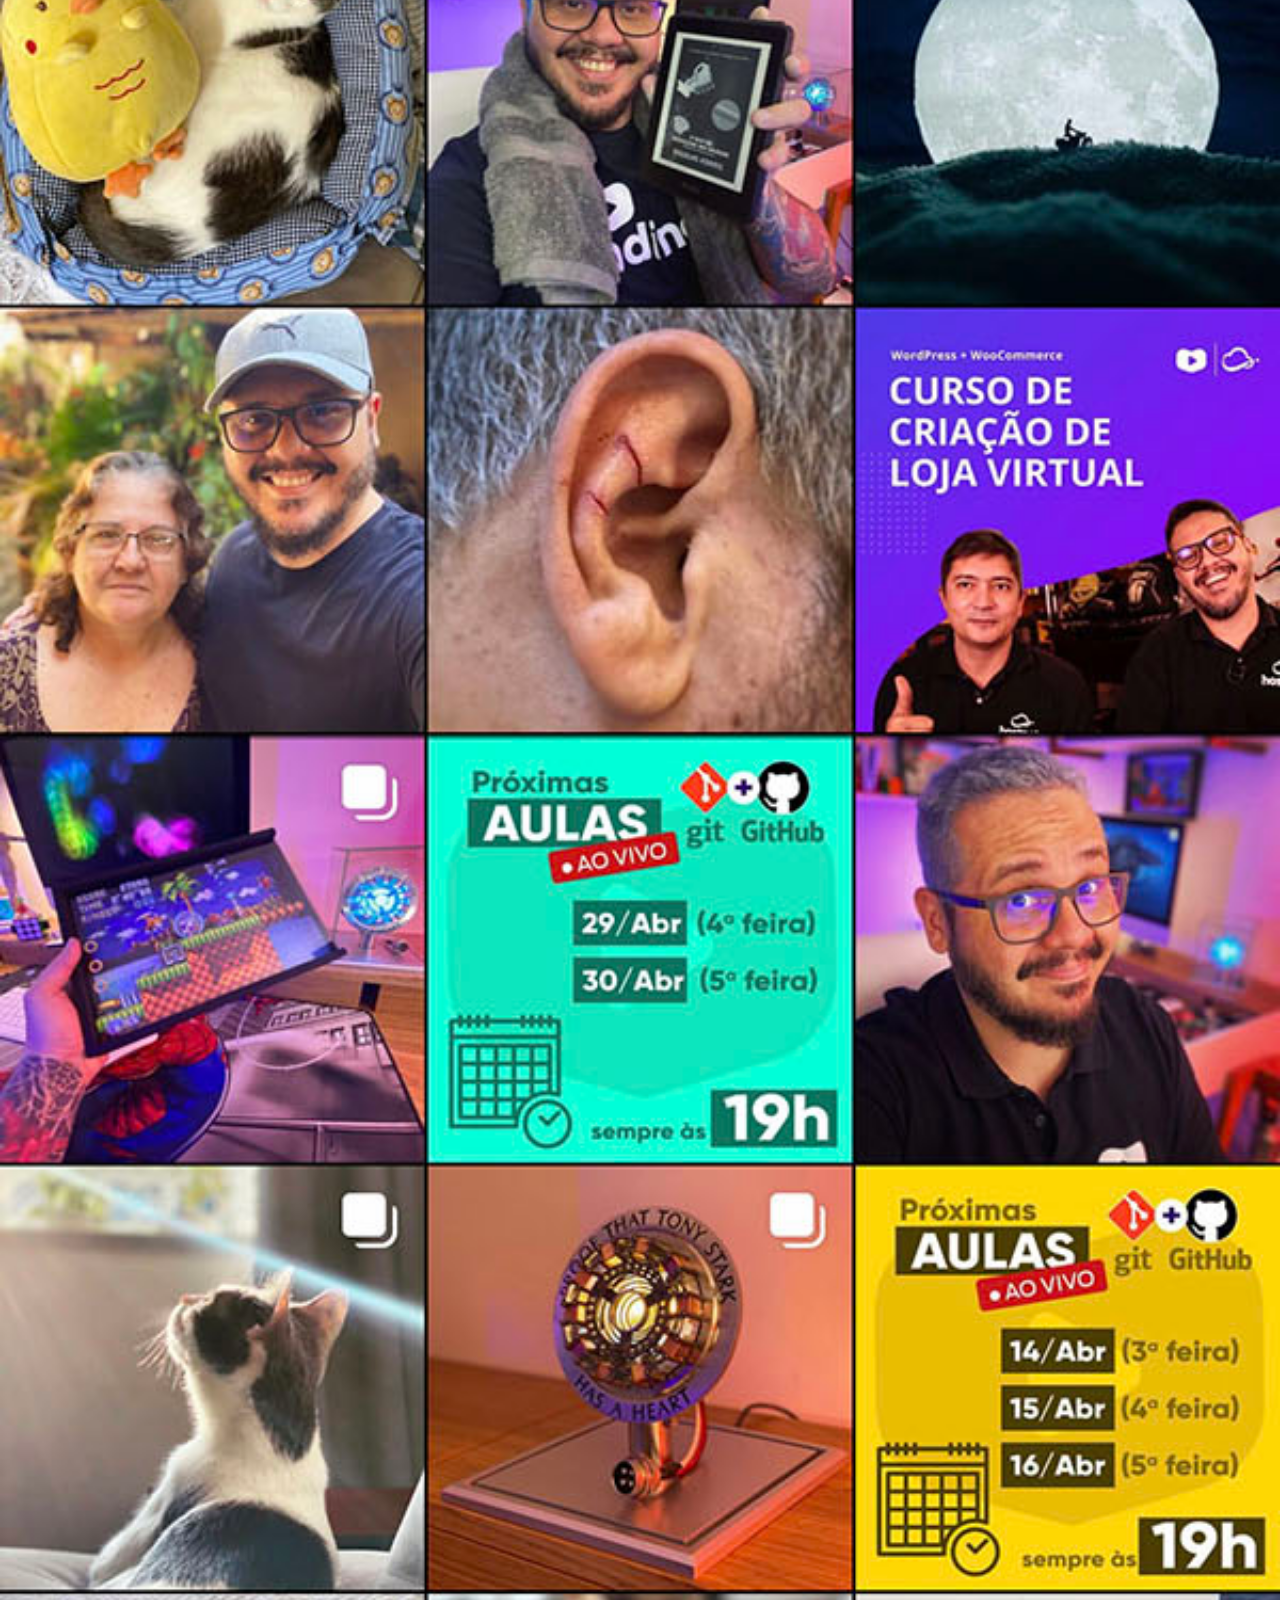
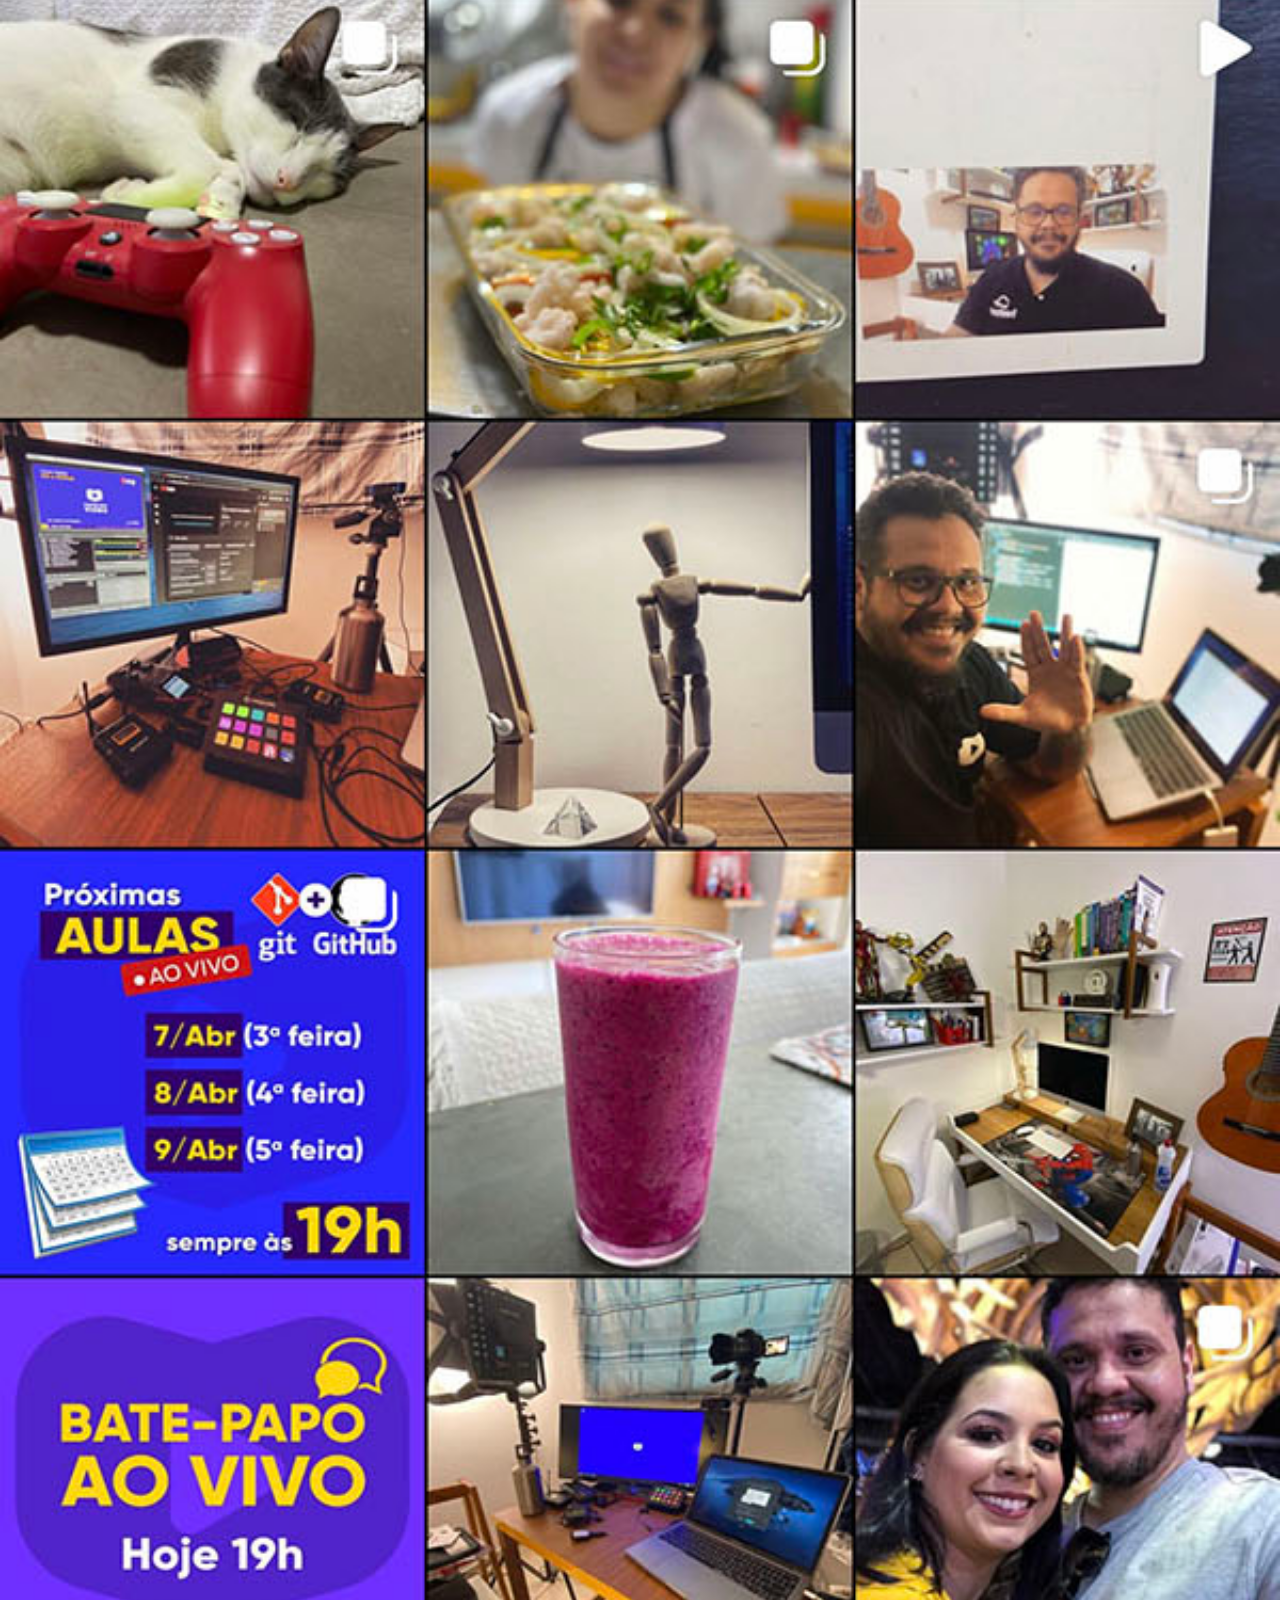
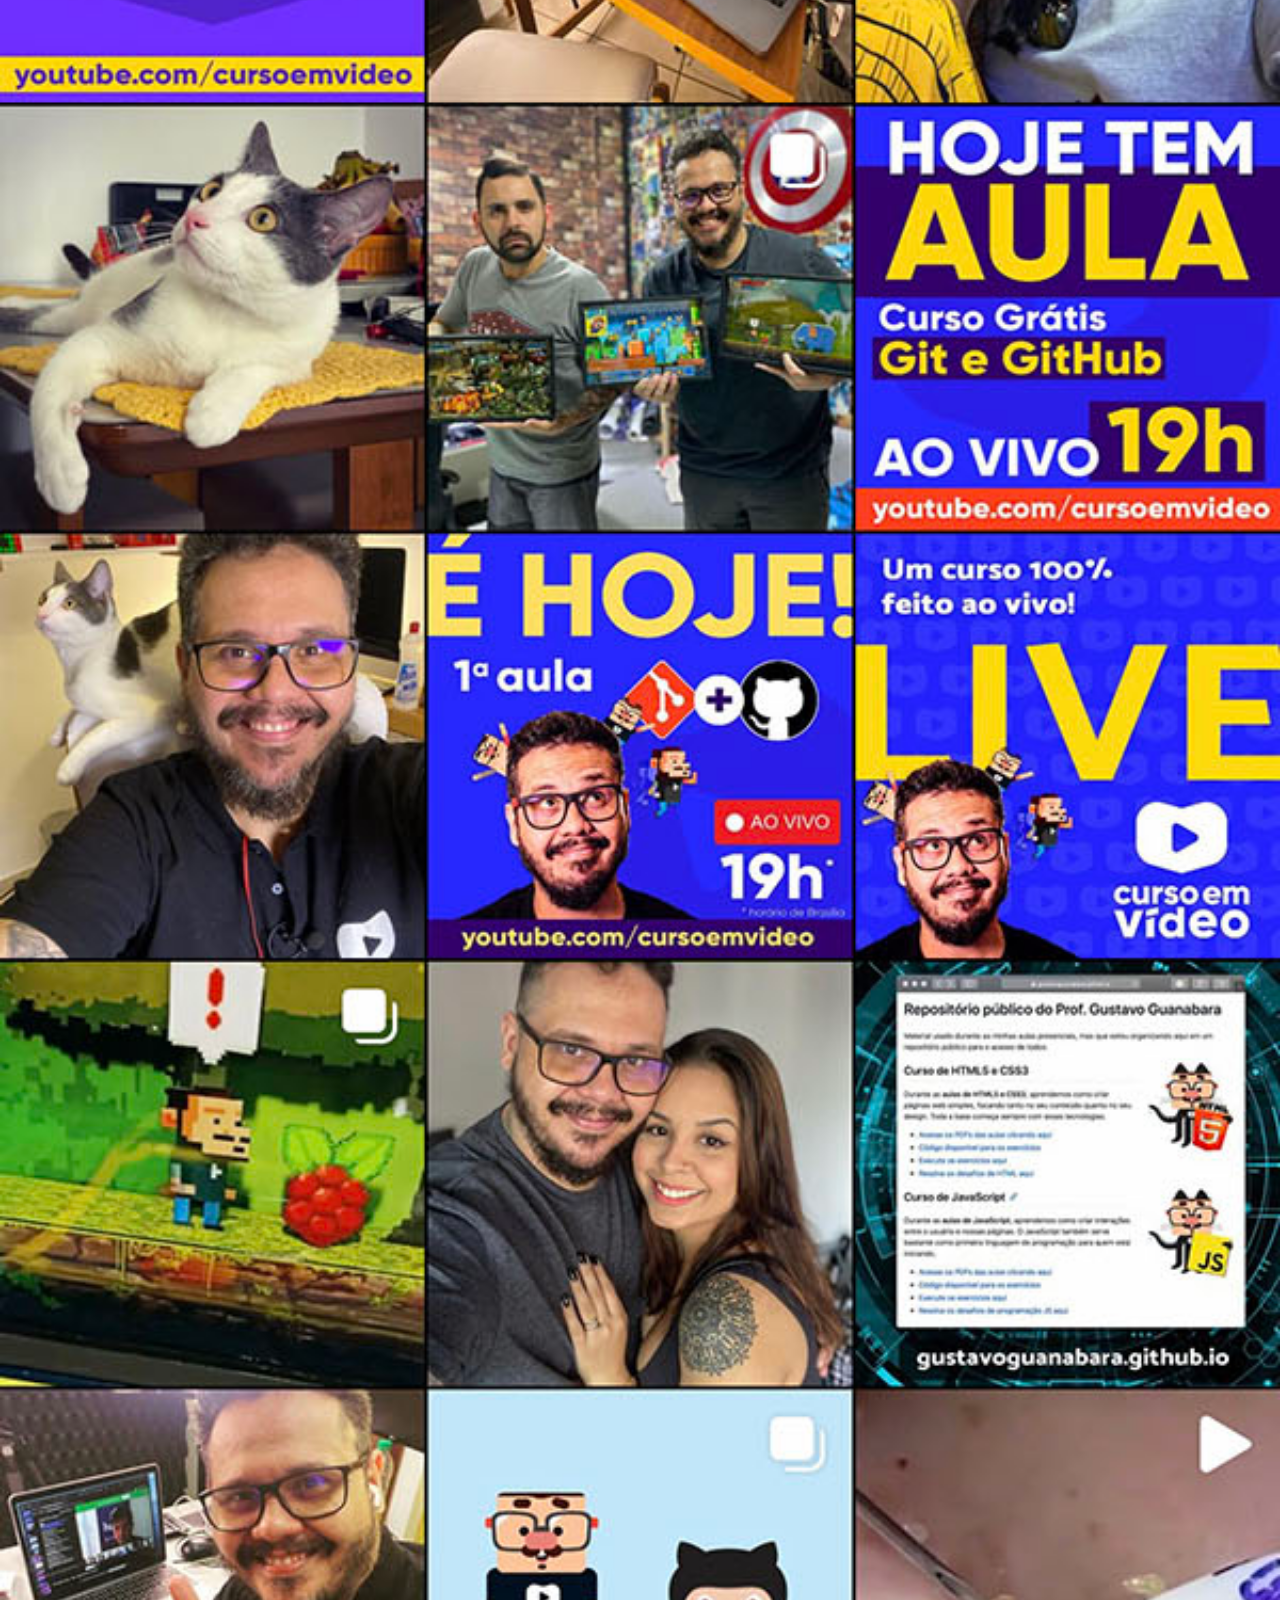
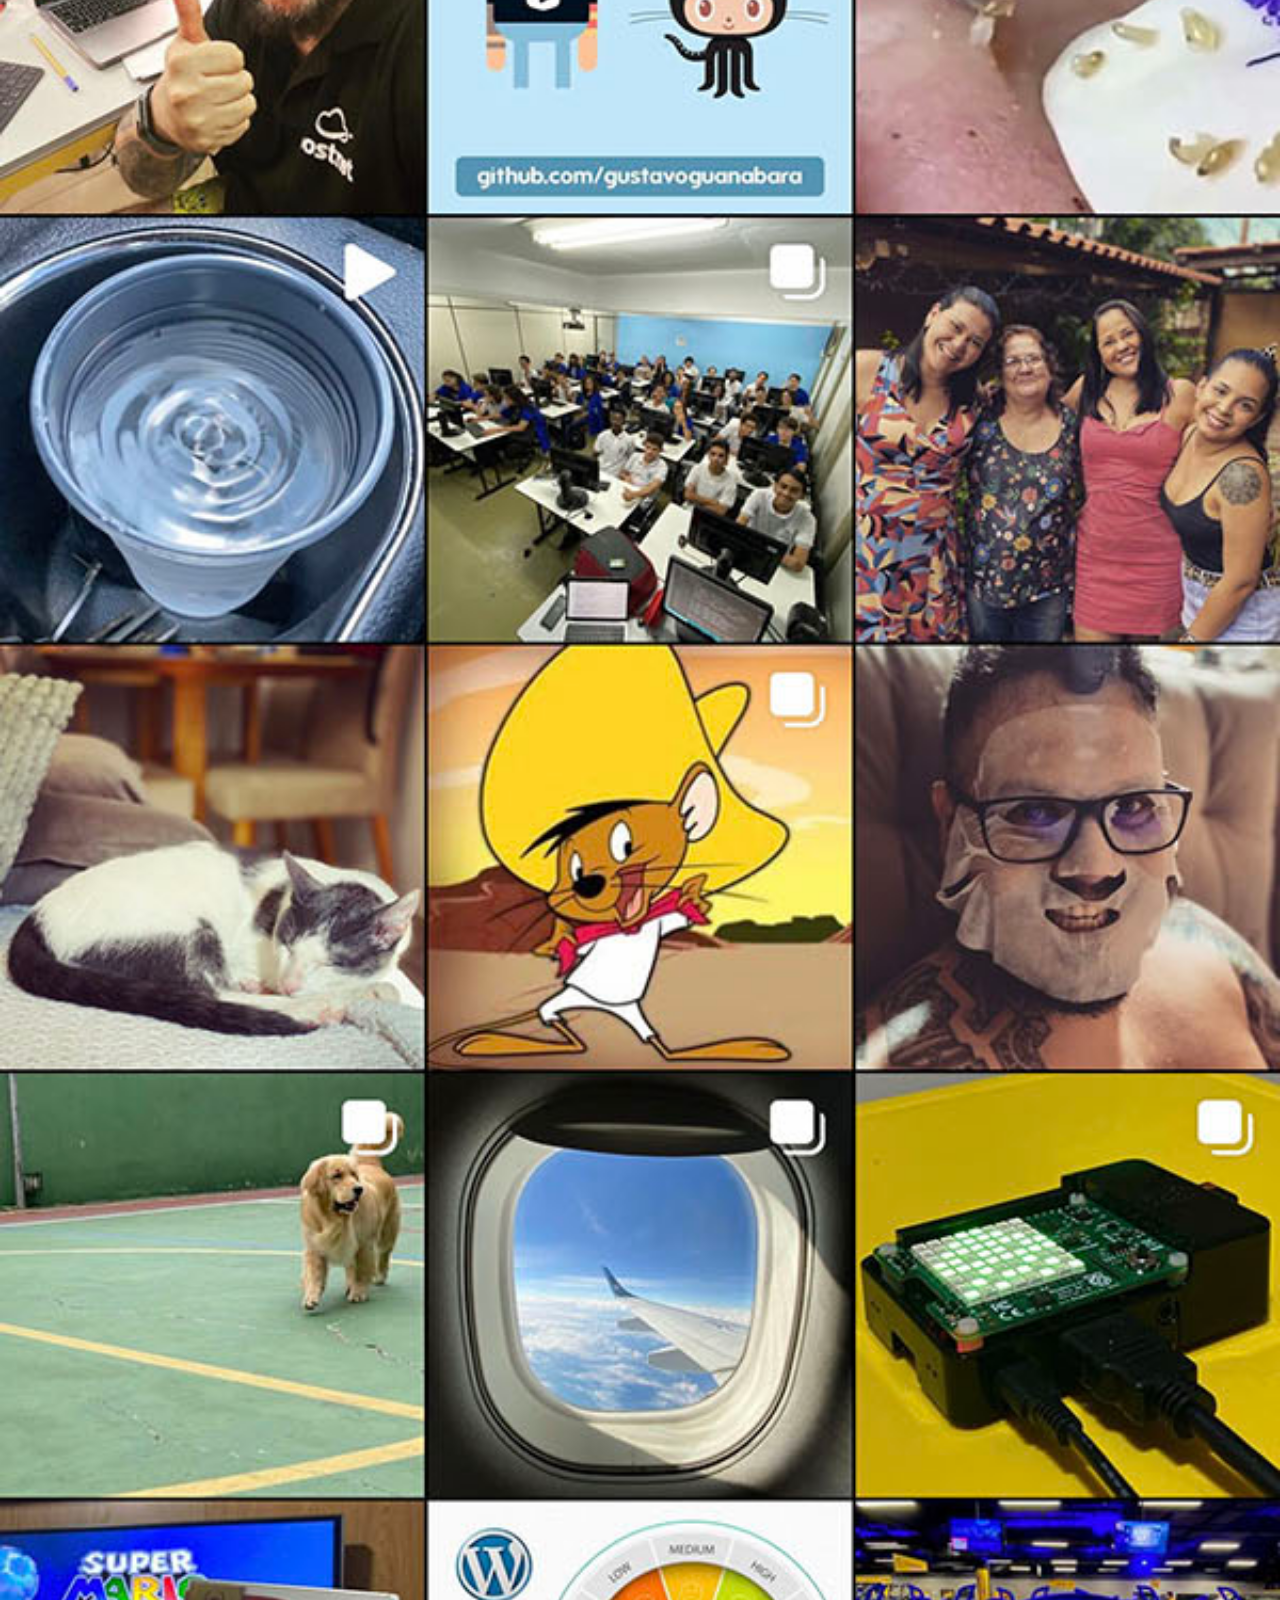
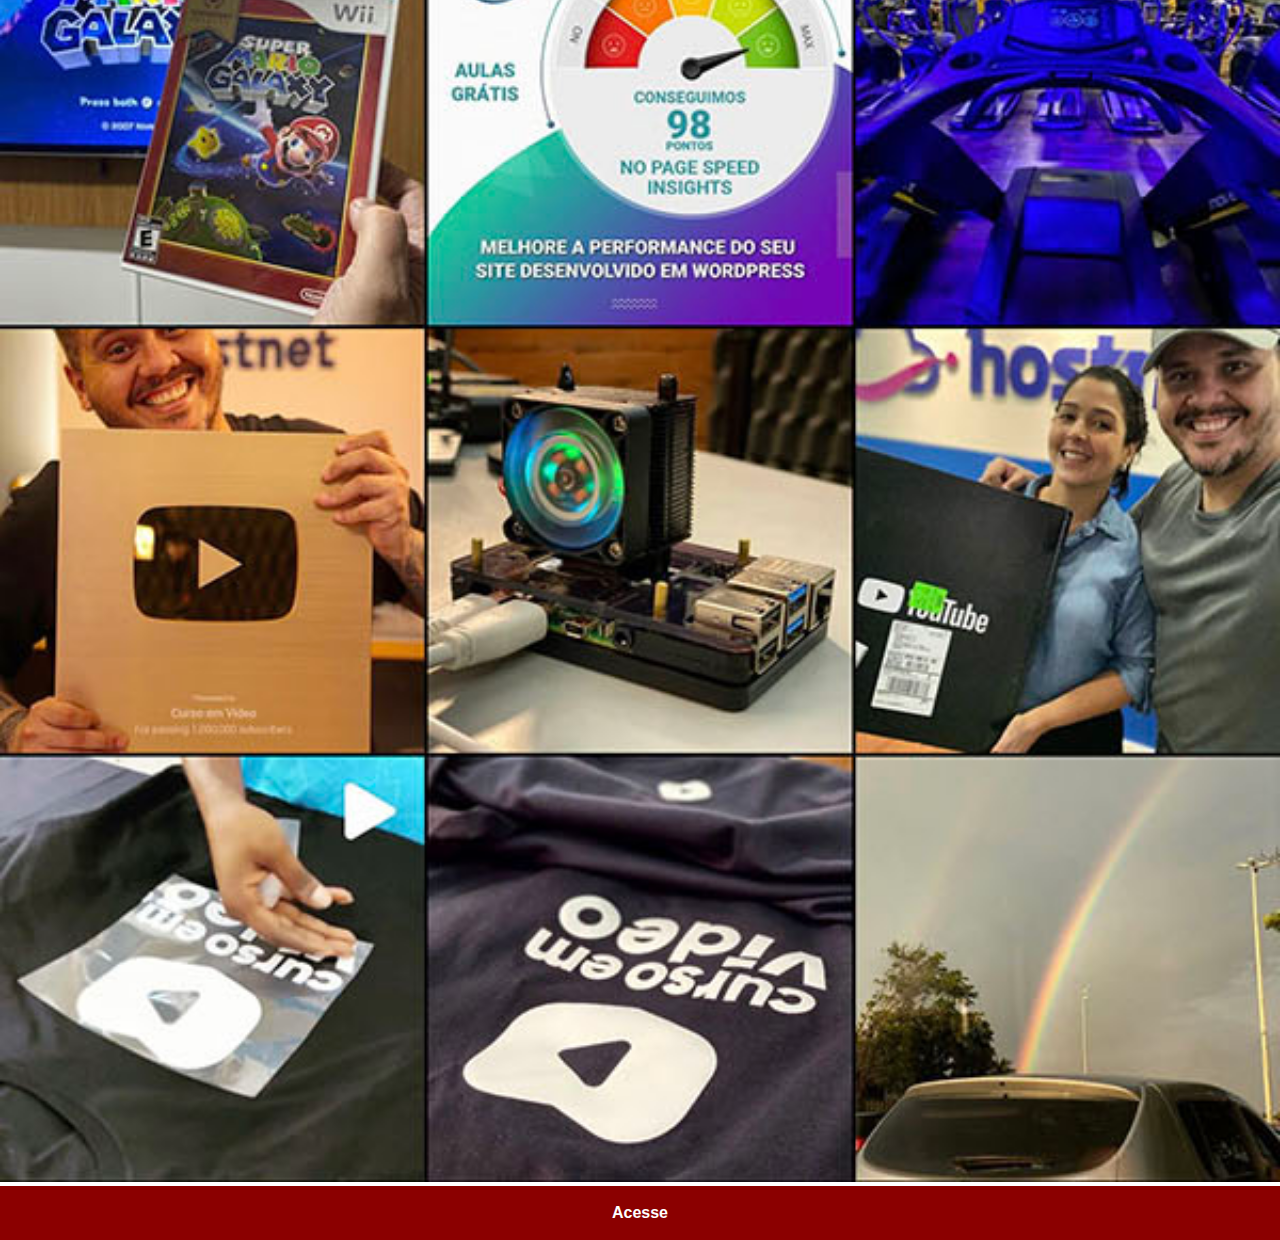
<file: instagram.html>
<!DOCTYPE html>
<html lang="pt-br">
<head>
    <meta charset="UTF-8">
    <meta name="viewport" content="width=device-width, initial-scale=1.0">
    <title>instagram</title>
    <link rel="stylesheet" href="estilos/social">
    <style>
        *{
            margin: 0px;
            padding: 0px;
            font-family: Arial, Helvetica, sans-serif;
        }
        ::-webkit-scrollbar {
            width: 0px;
            height: 0px;
        }
        img{
            width: 100vw;
        }
        a{
            display: block;
            background-color: darkred;
            color: white;
            padding: 18px;
            text-align: center;
            font-weight: bolder;
            text-decoration: none;

        }
        a:hover{
            background-color: rgba(255, 0, 0, 0.74);
        }
    </style>
</head>
<body>
    <img src="imagens/tela-instagram.jpg" alt="instagram">
    <a href="https://www.instagram.com/gdarthur/" target="_blank">Acesse</a>
</body>
</html>
</file>
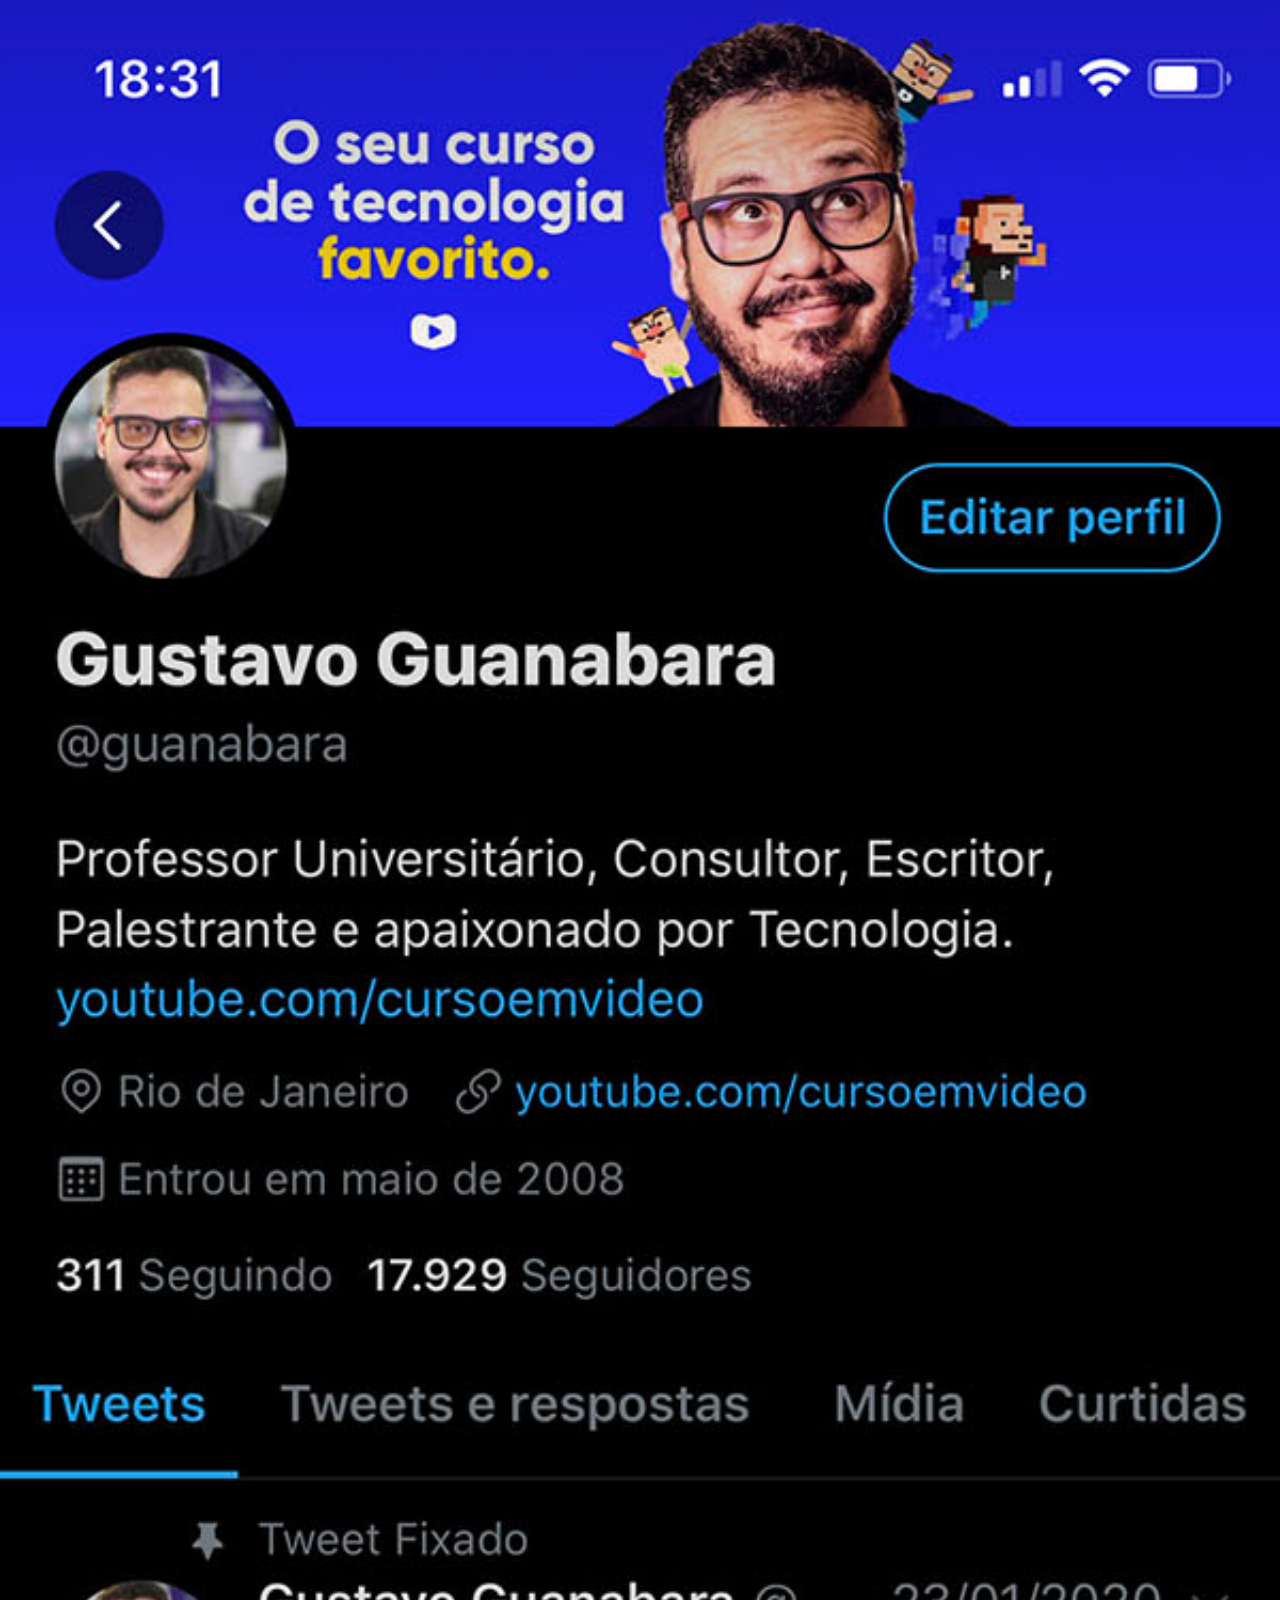
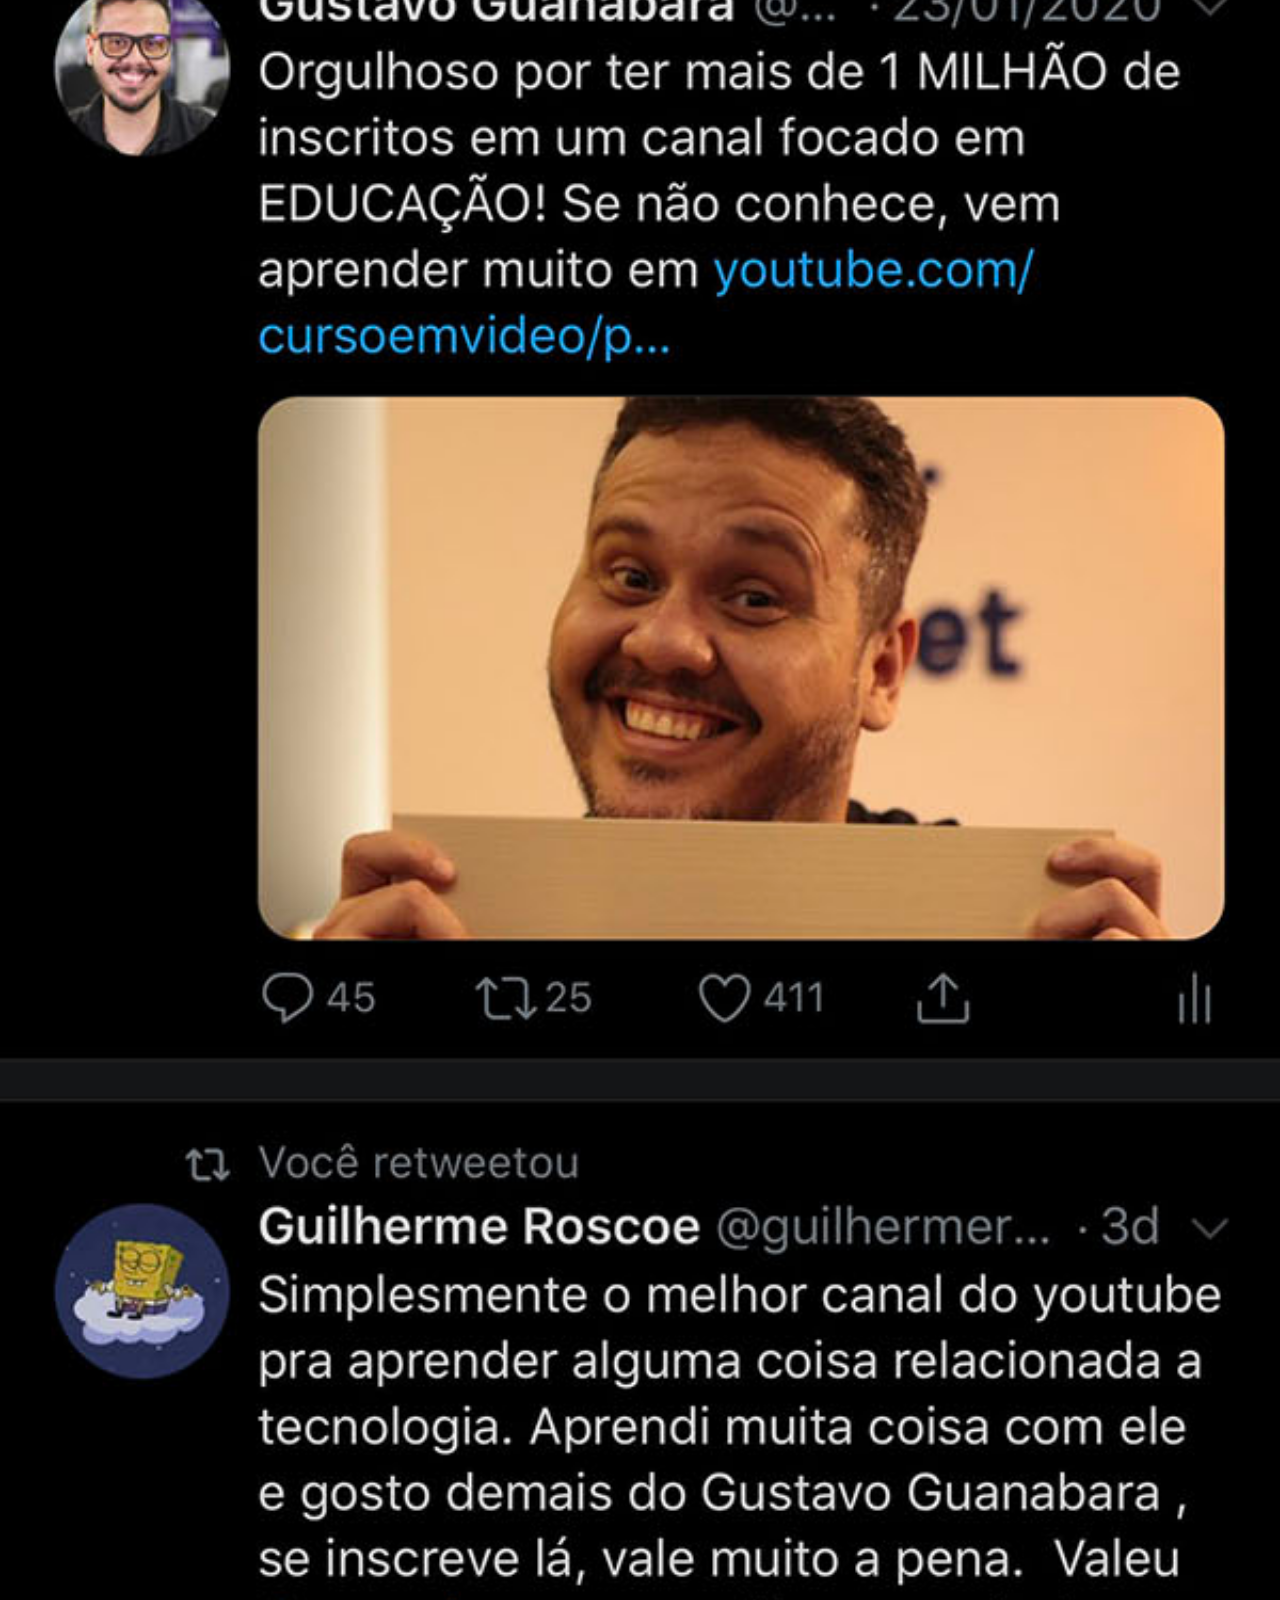
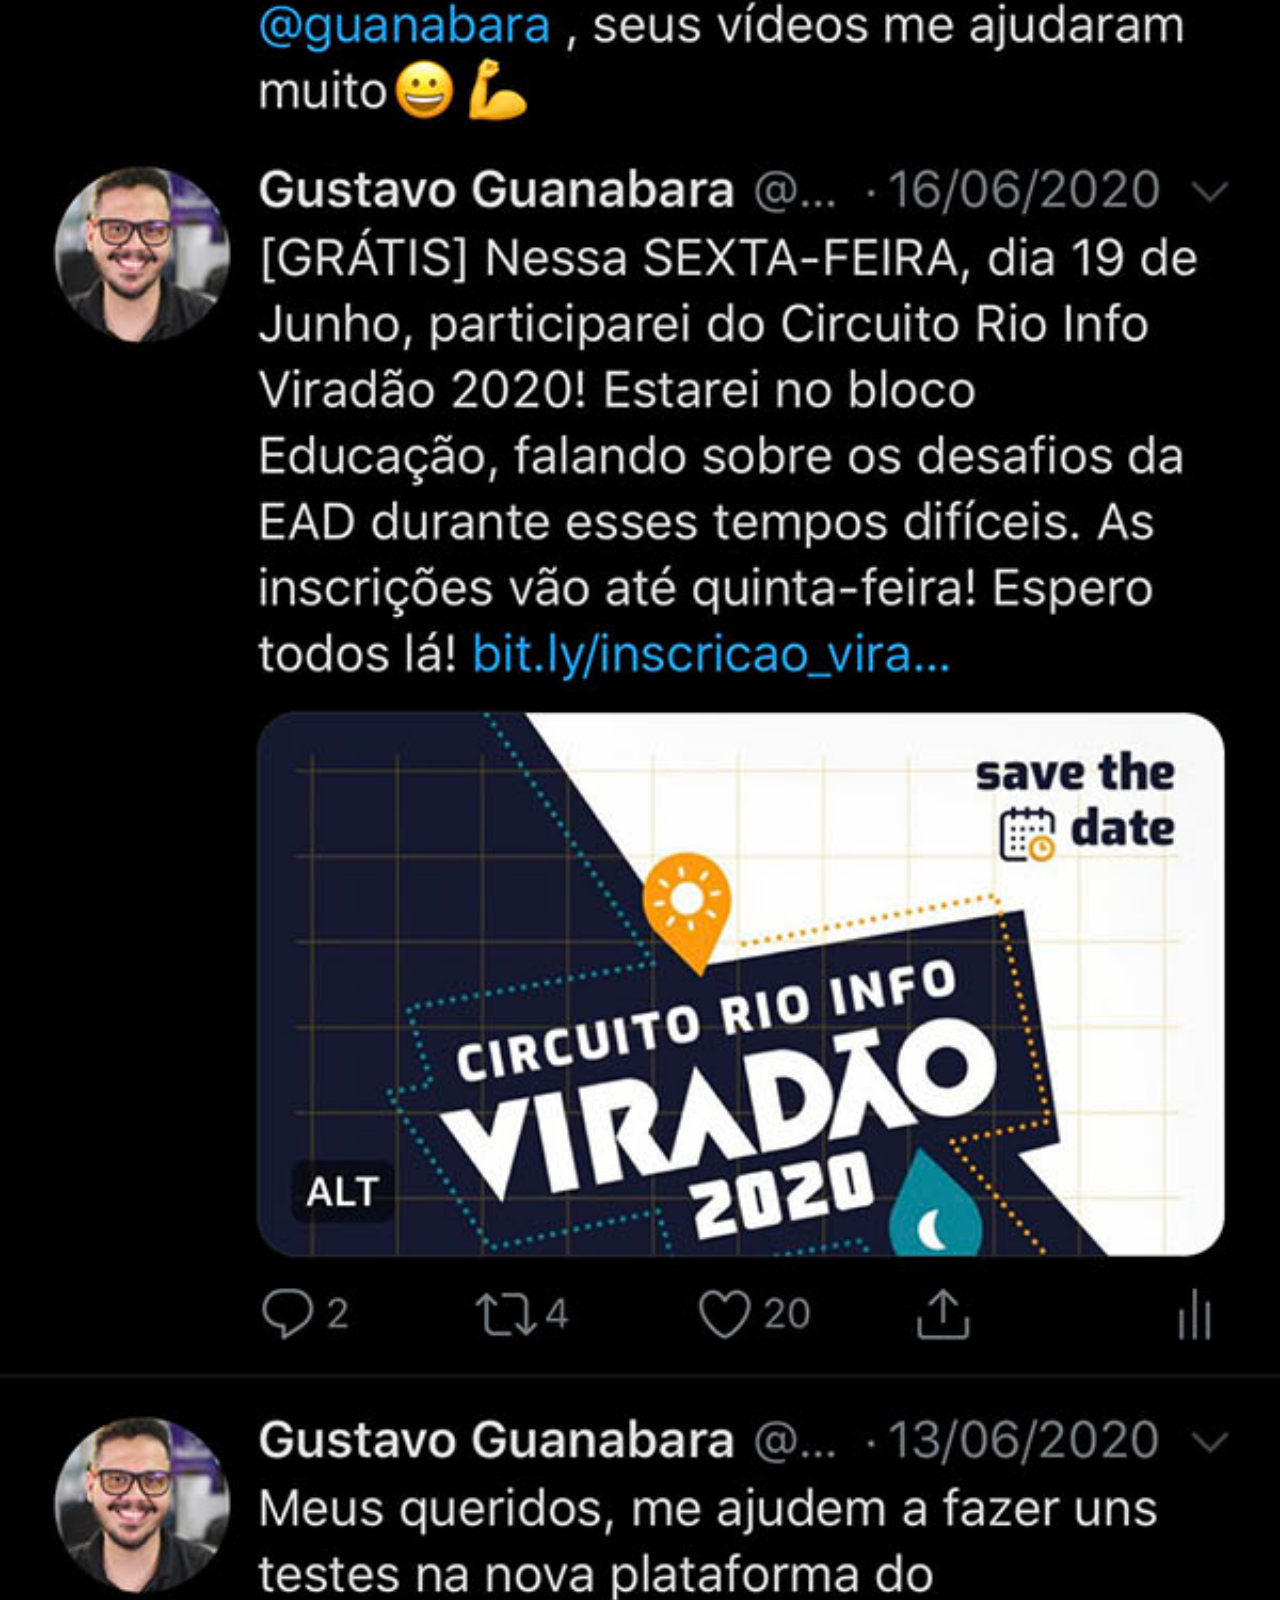
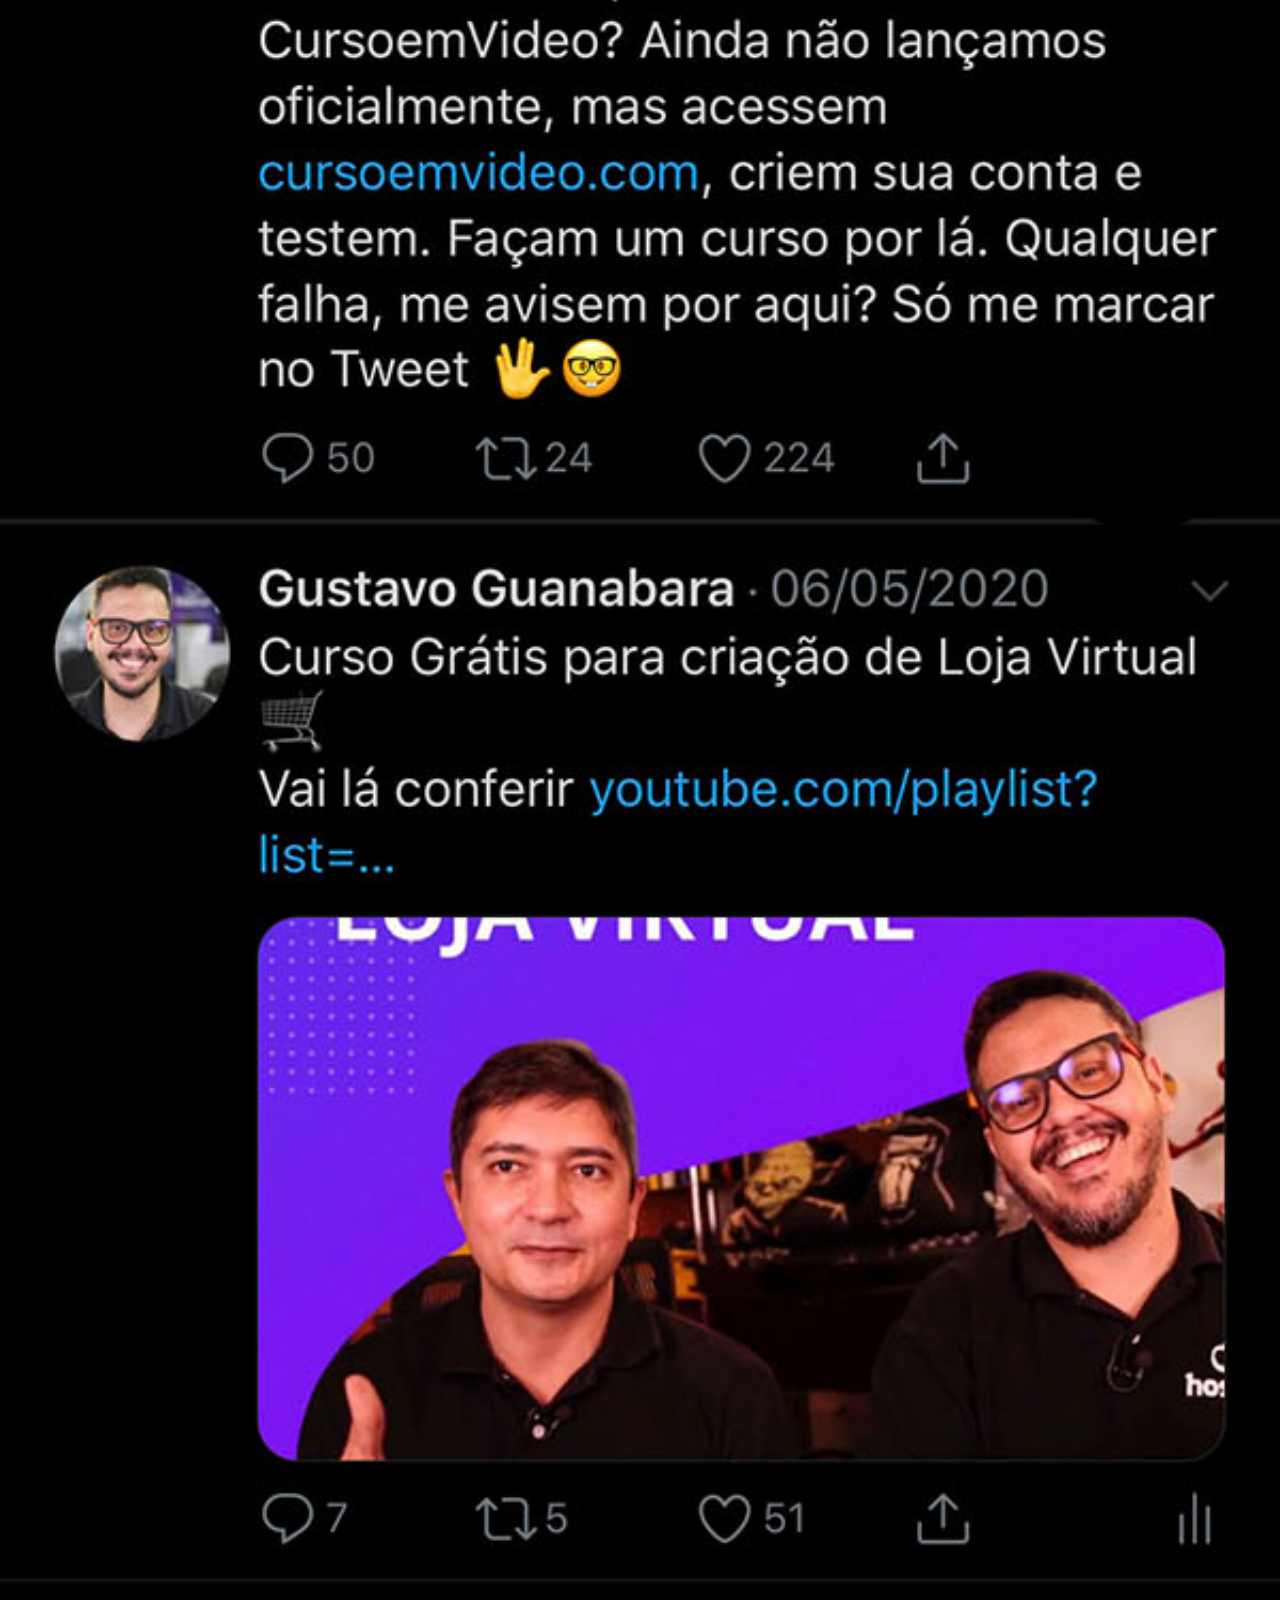
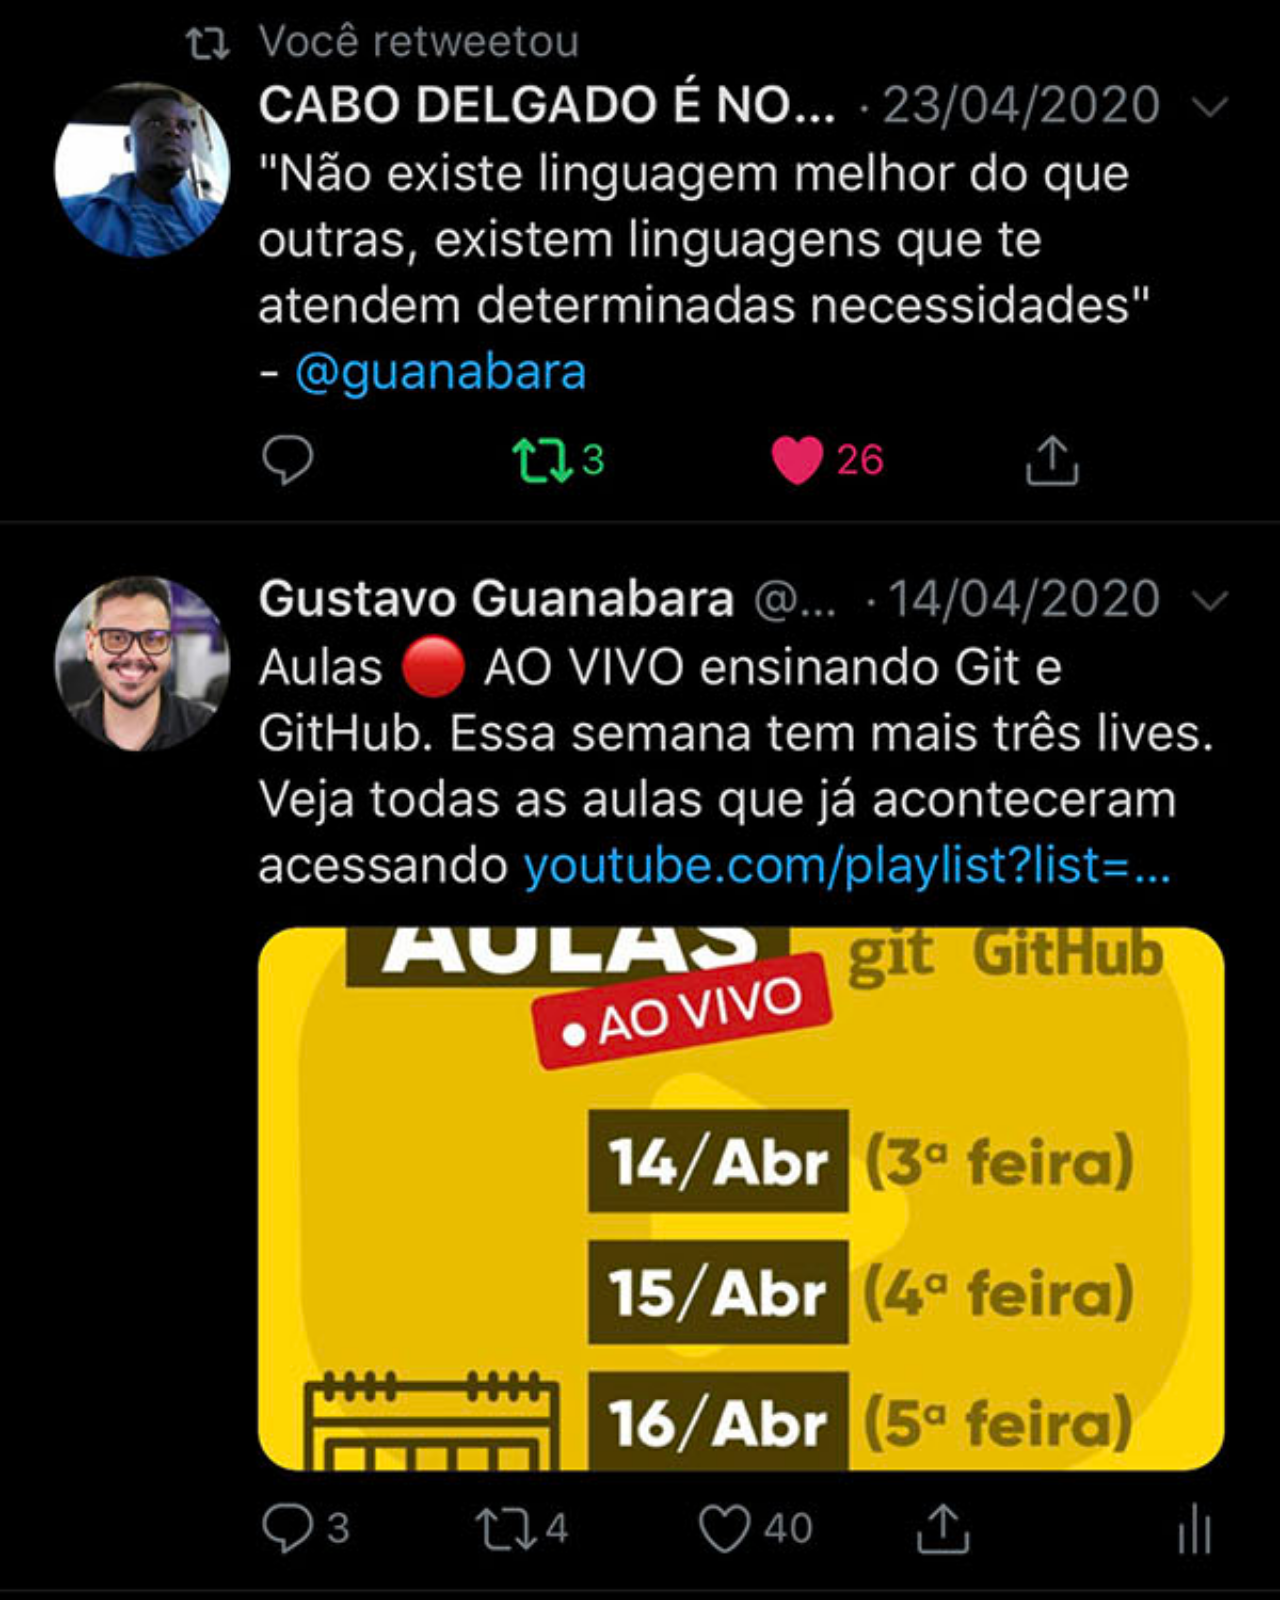
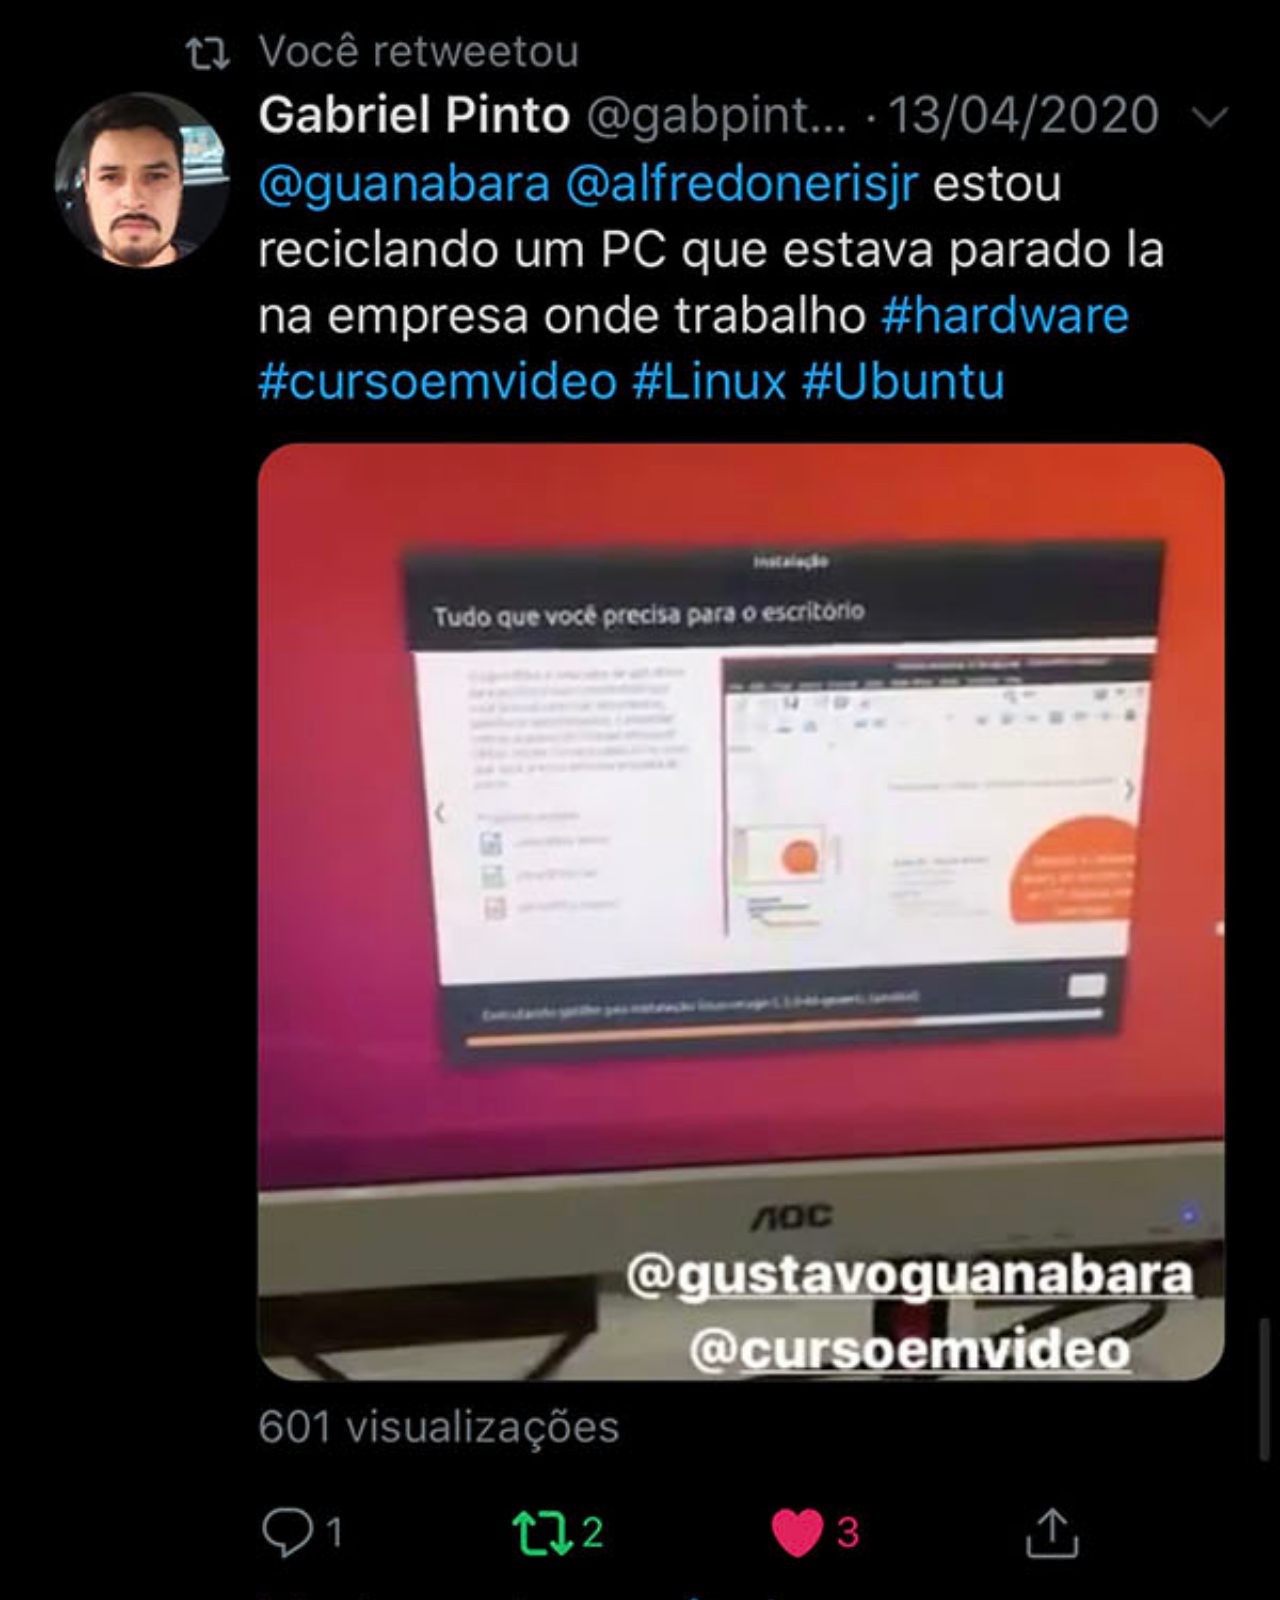
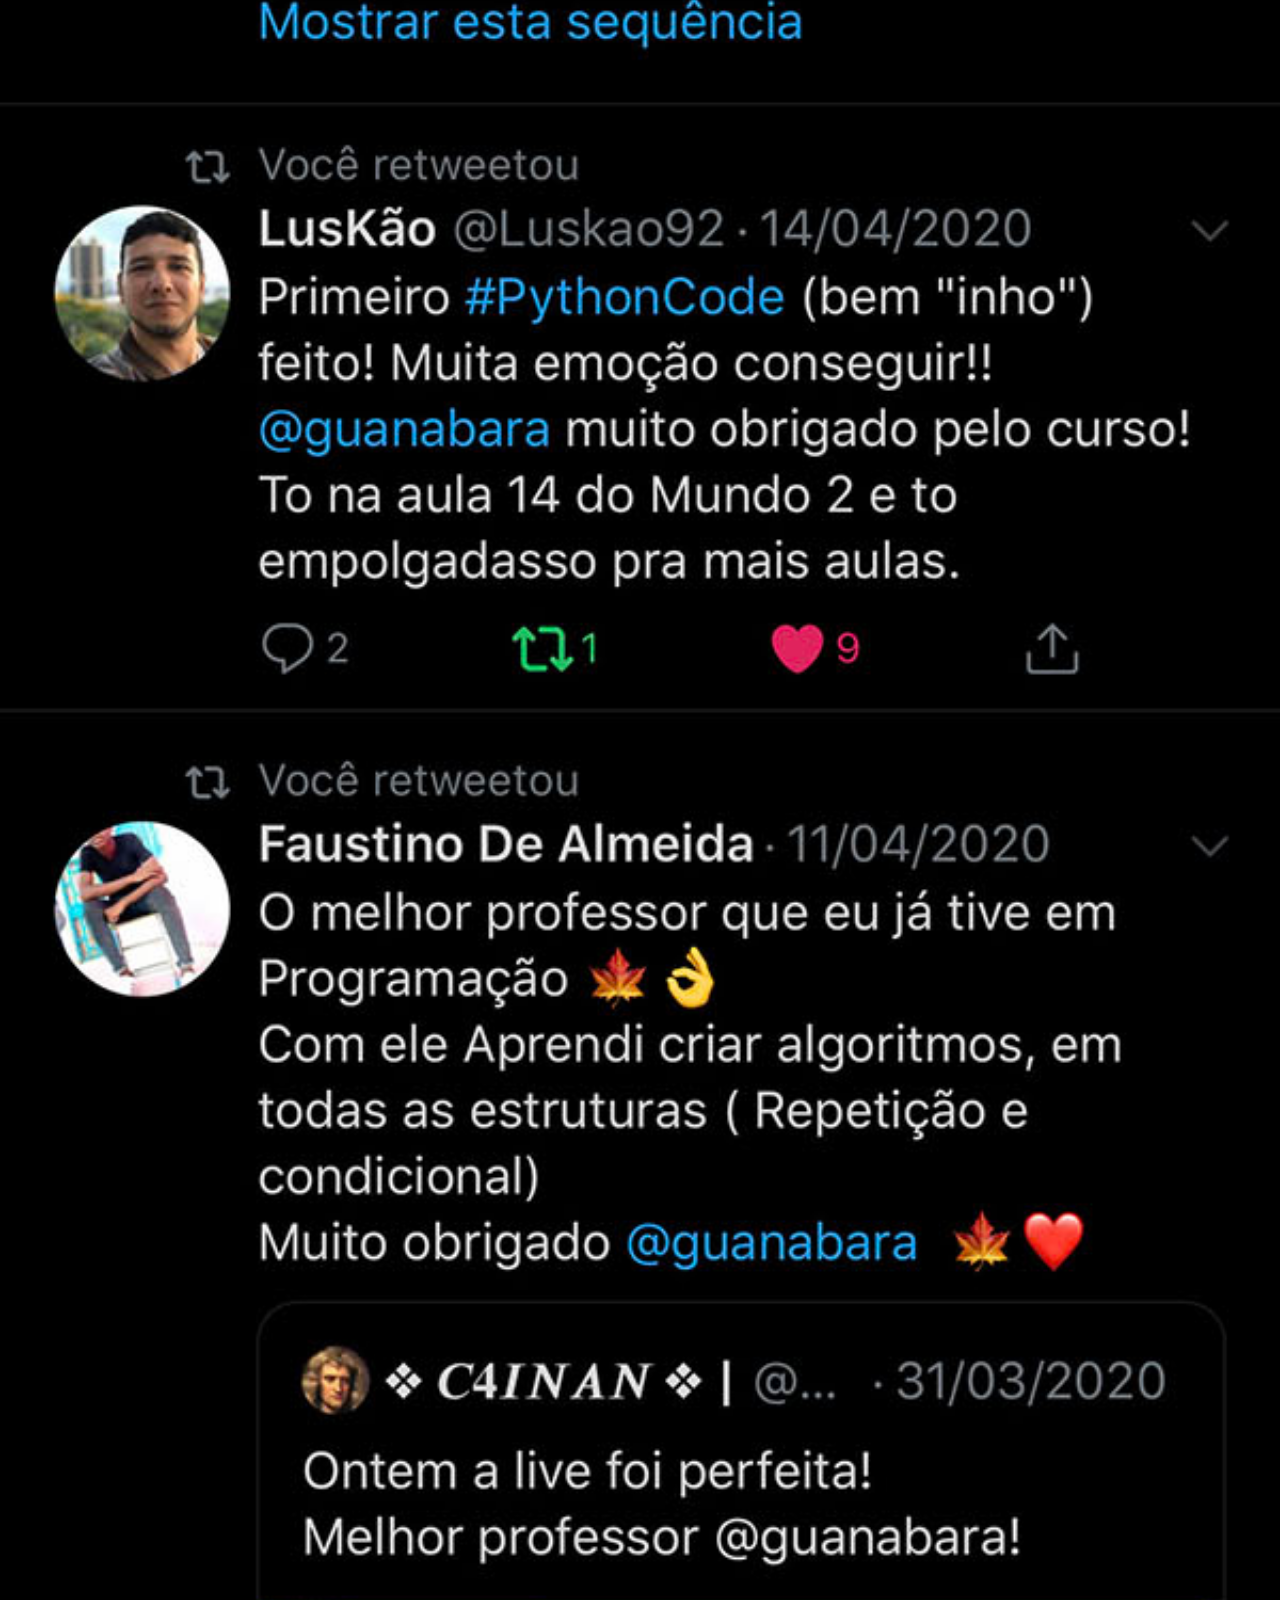
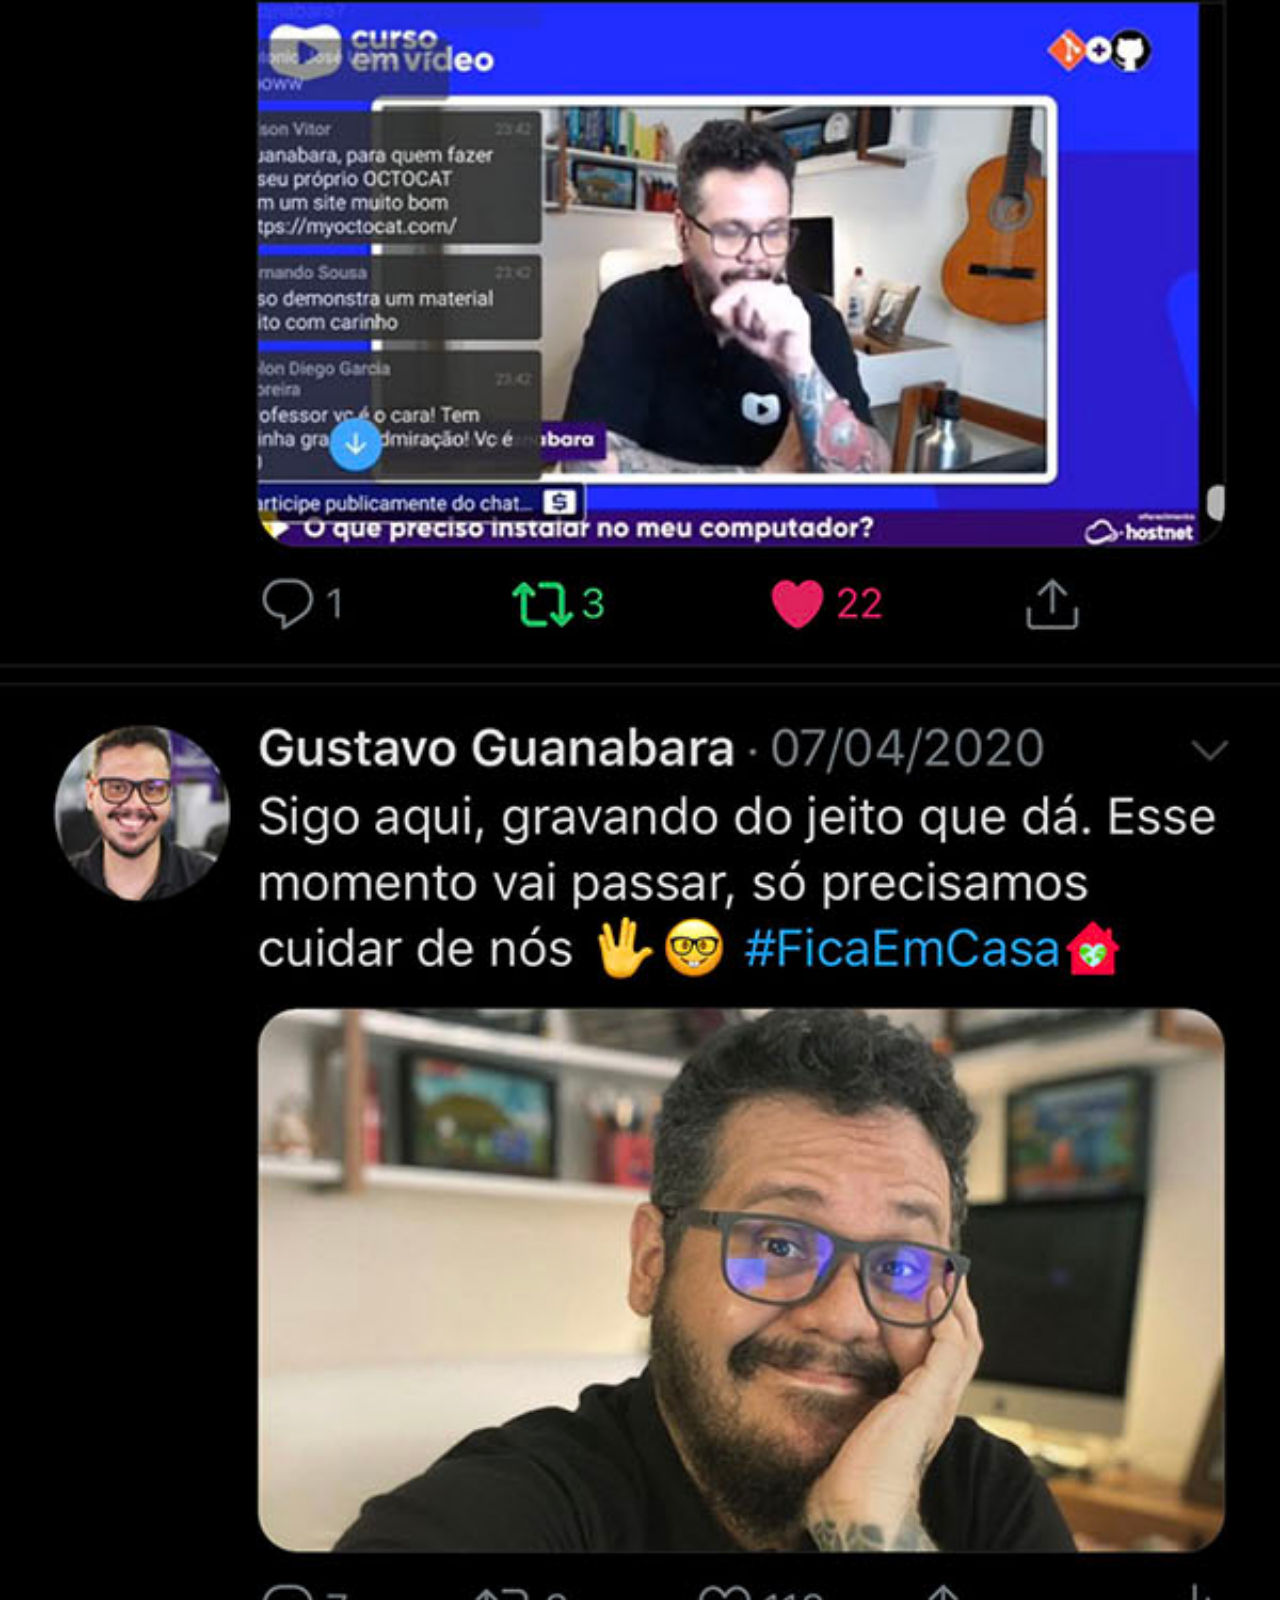
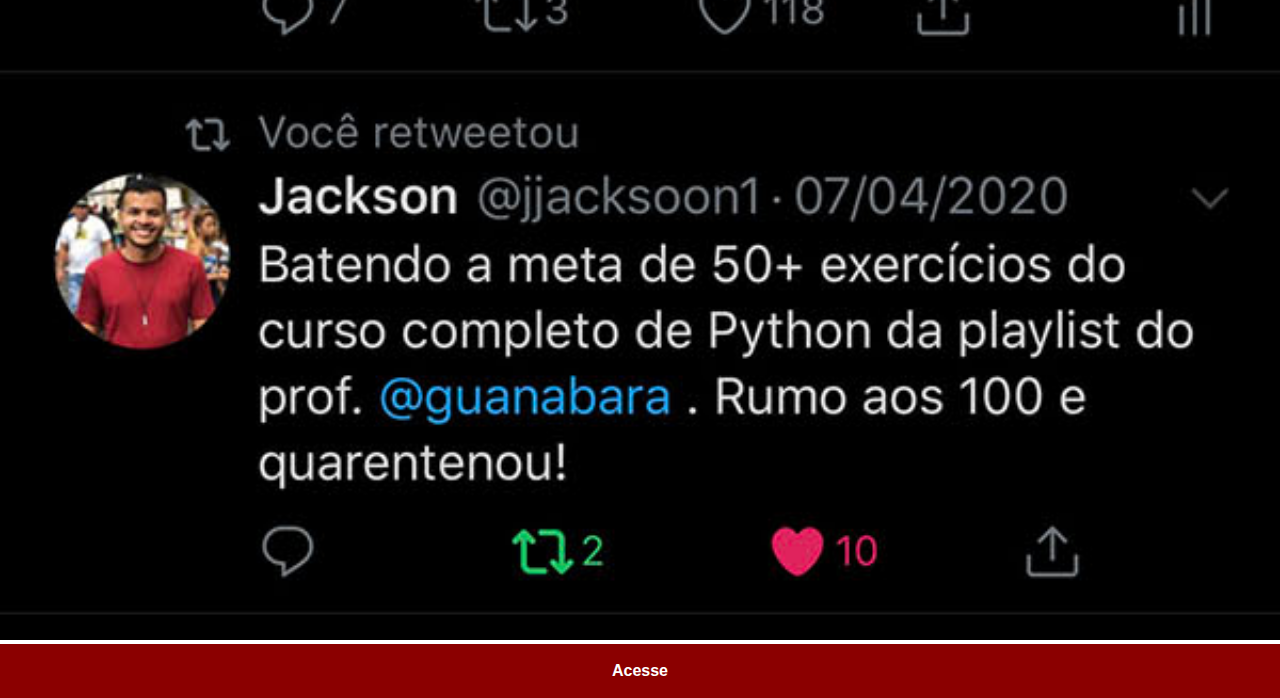
<file: twitter.html>
<!DOCTYPE html>
<html lang="pt-br">
<head>
    <meta charset="UTF-8">
    <meta name="viewport" content="width=device-width, initial-scale=1.0">
    <title>twitter</title>
    <link rel="stylesheet" href="estilos/social">
    <style>
        *{
            margin: 0px;
            padding: 0px;
            font-family: Arial, Helvetica, sans-serif;
        }
        ::-webkit-scrollbar {
            width: 0px;
            height: 0px;
        }
        img{
            width: 100vw;
        }
        a{
            display: block;
            background-color: darkred;
            color: white;
            padding: 18px;
            text-align: center;
            font-weight: bolder;
            text-decoration: none;

        }
        a:hover{
            background-color: rgba(255, 0, 0, 0.74);
        }
    </style>
</head>
<body>
    <img src="imagens/tela-twitter.jpg" alt="twitter">
    <a href="https://x.com/">Acesse</a>
</body>
</html>
</file>
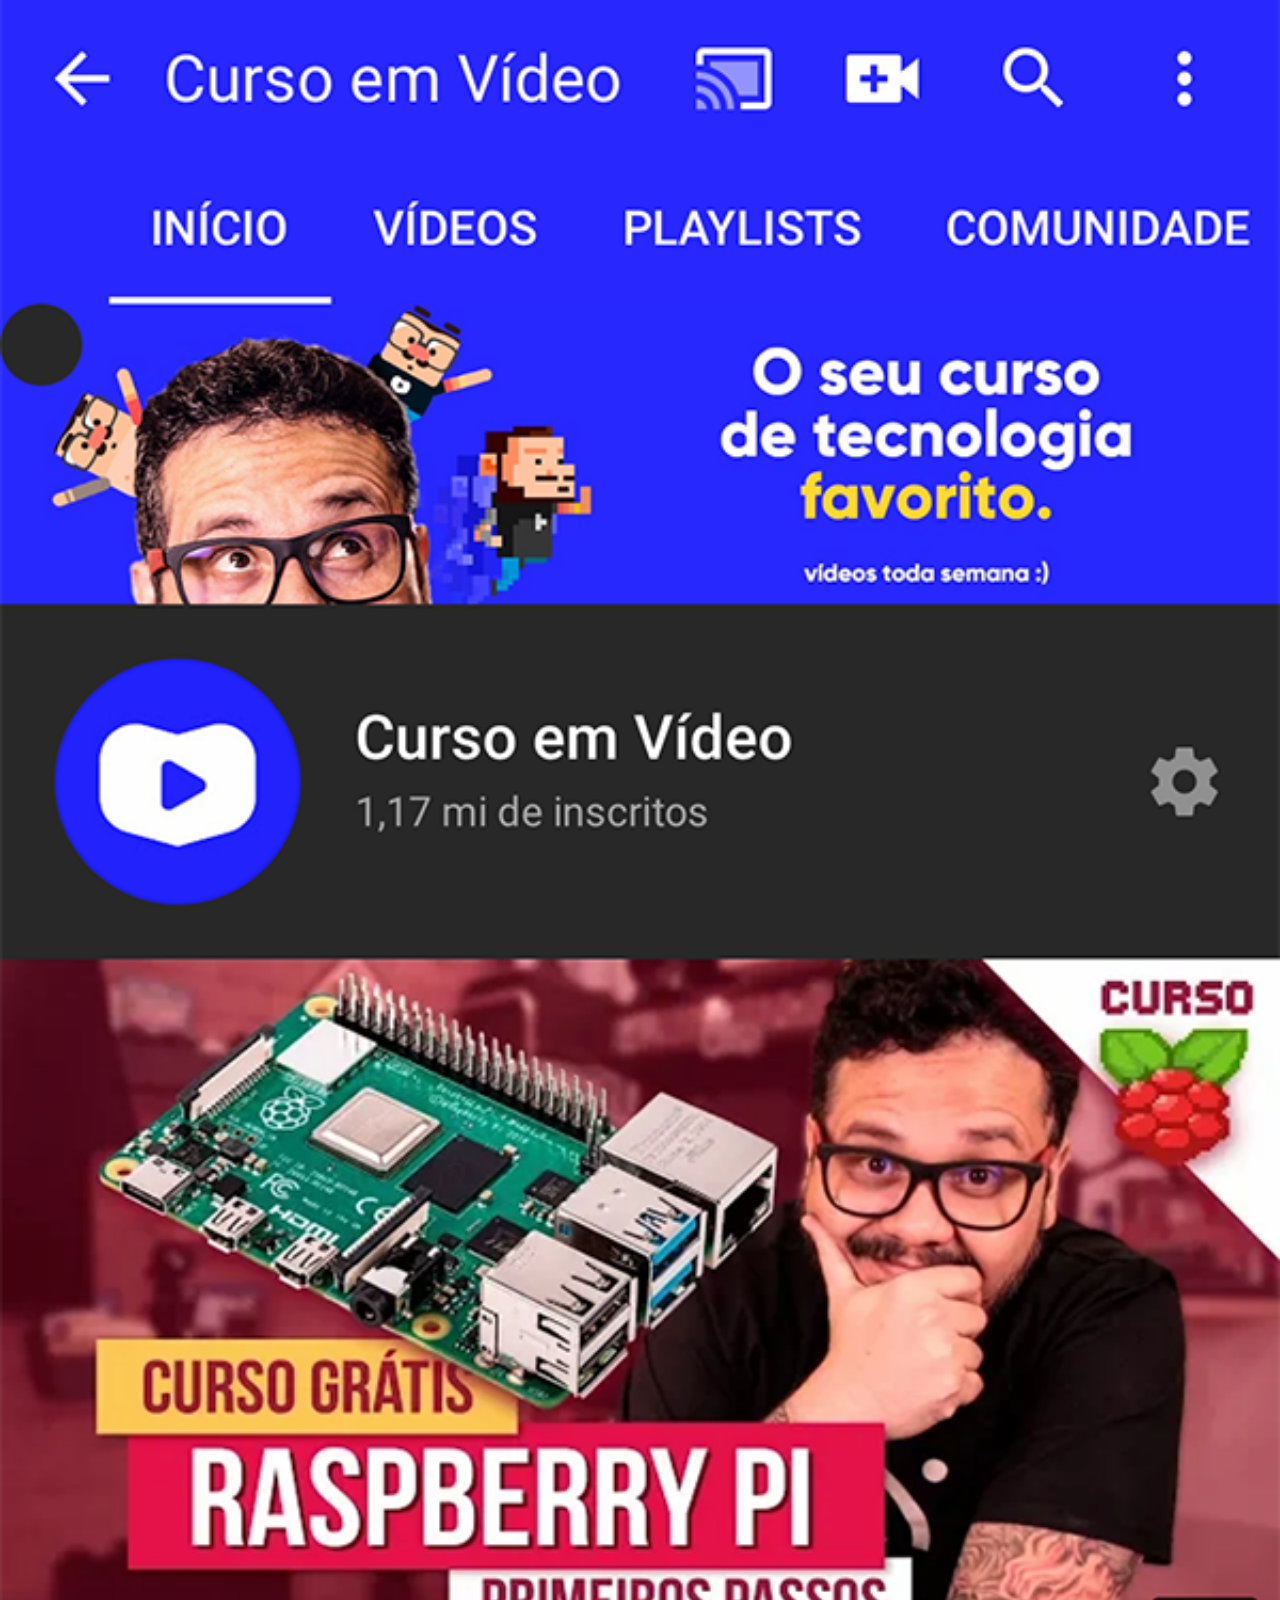
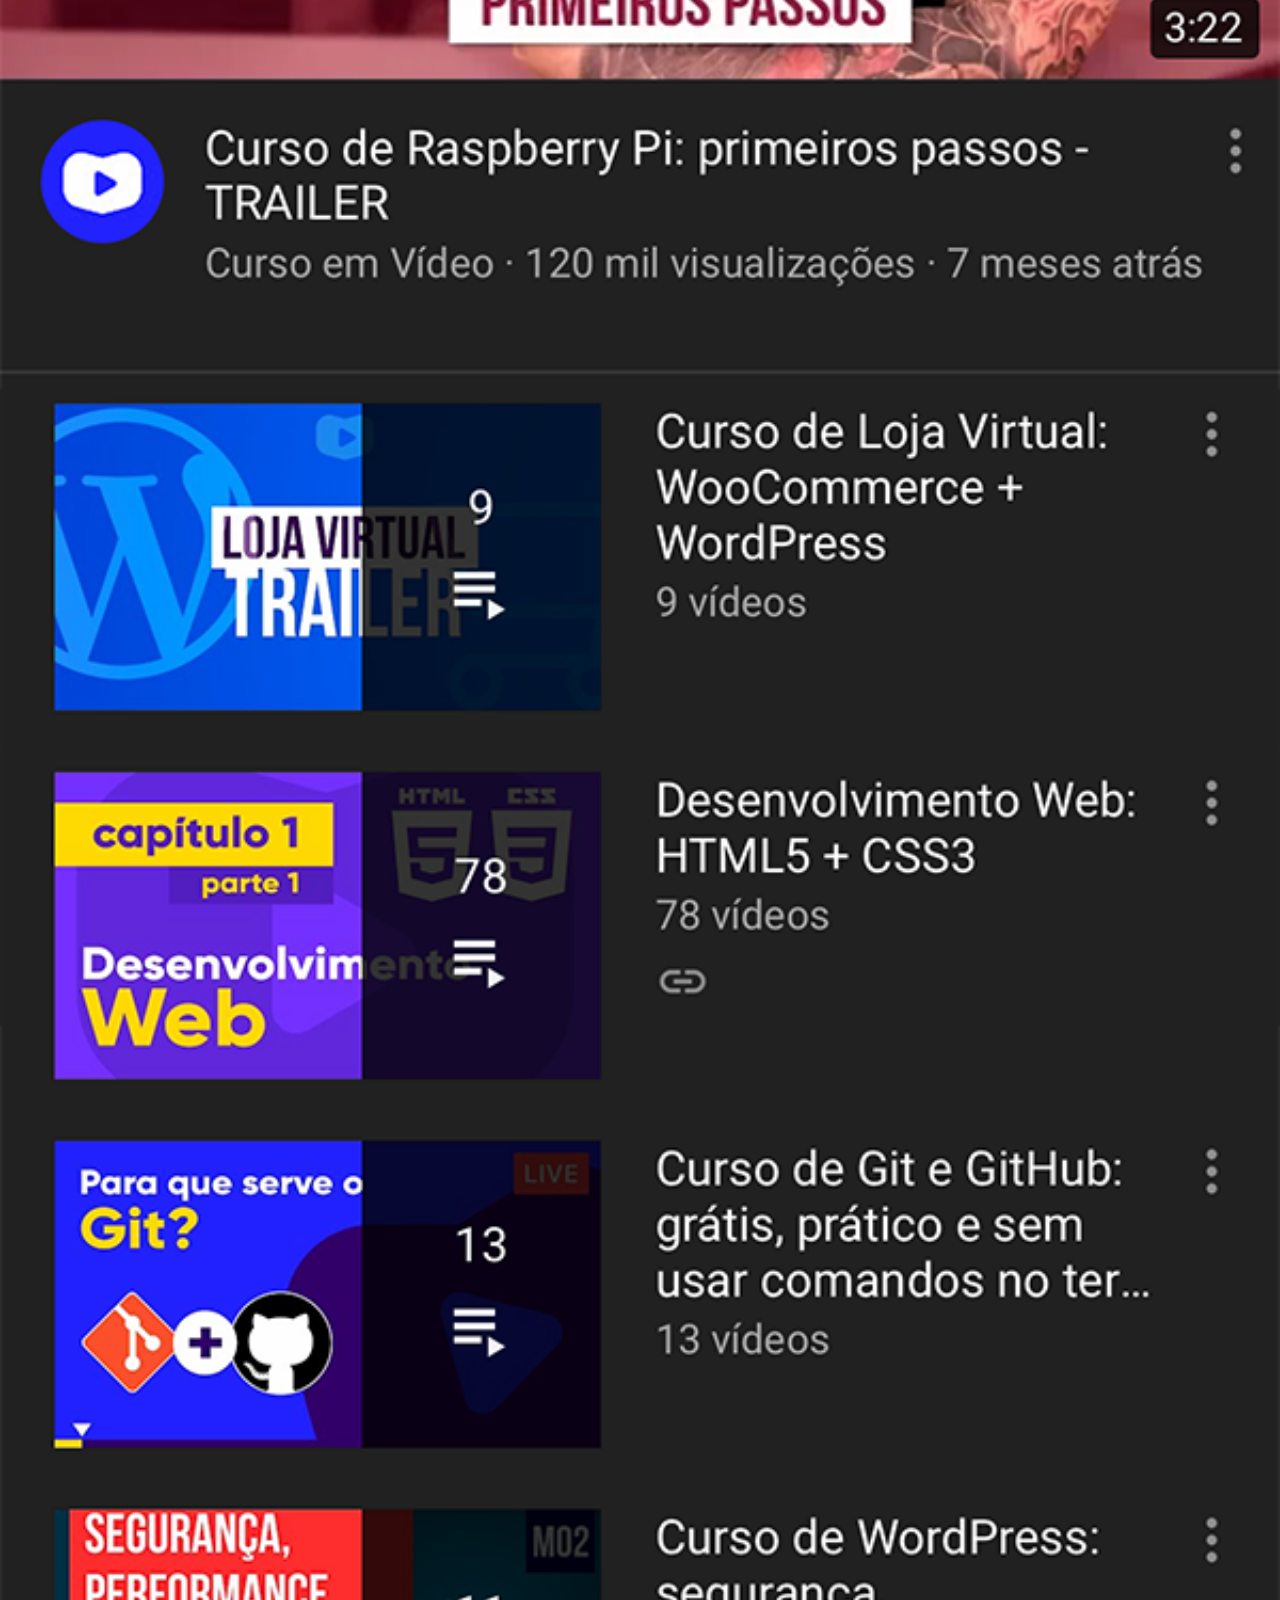
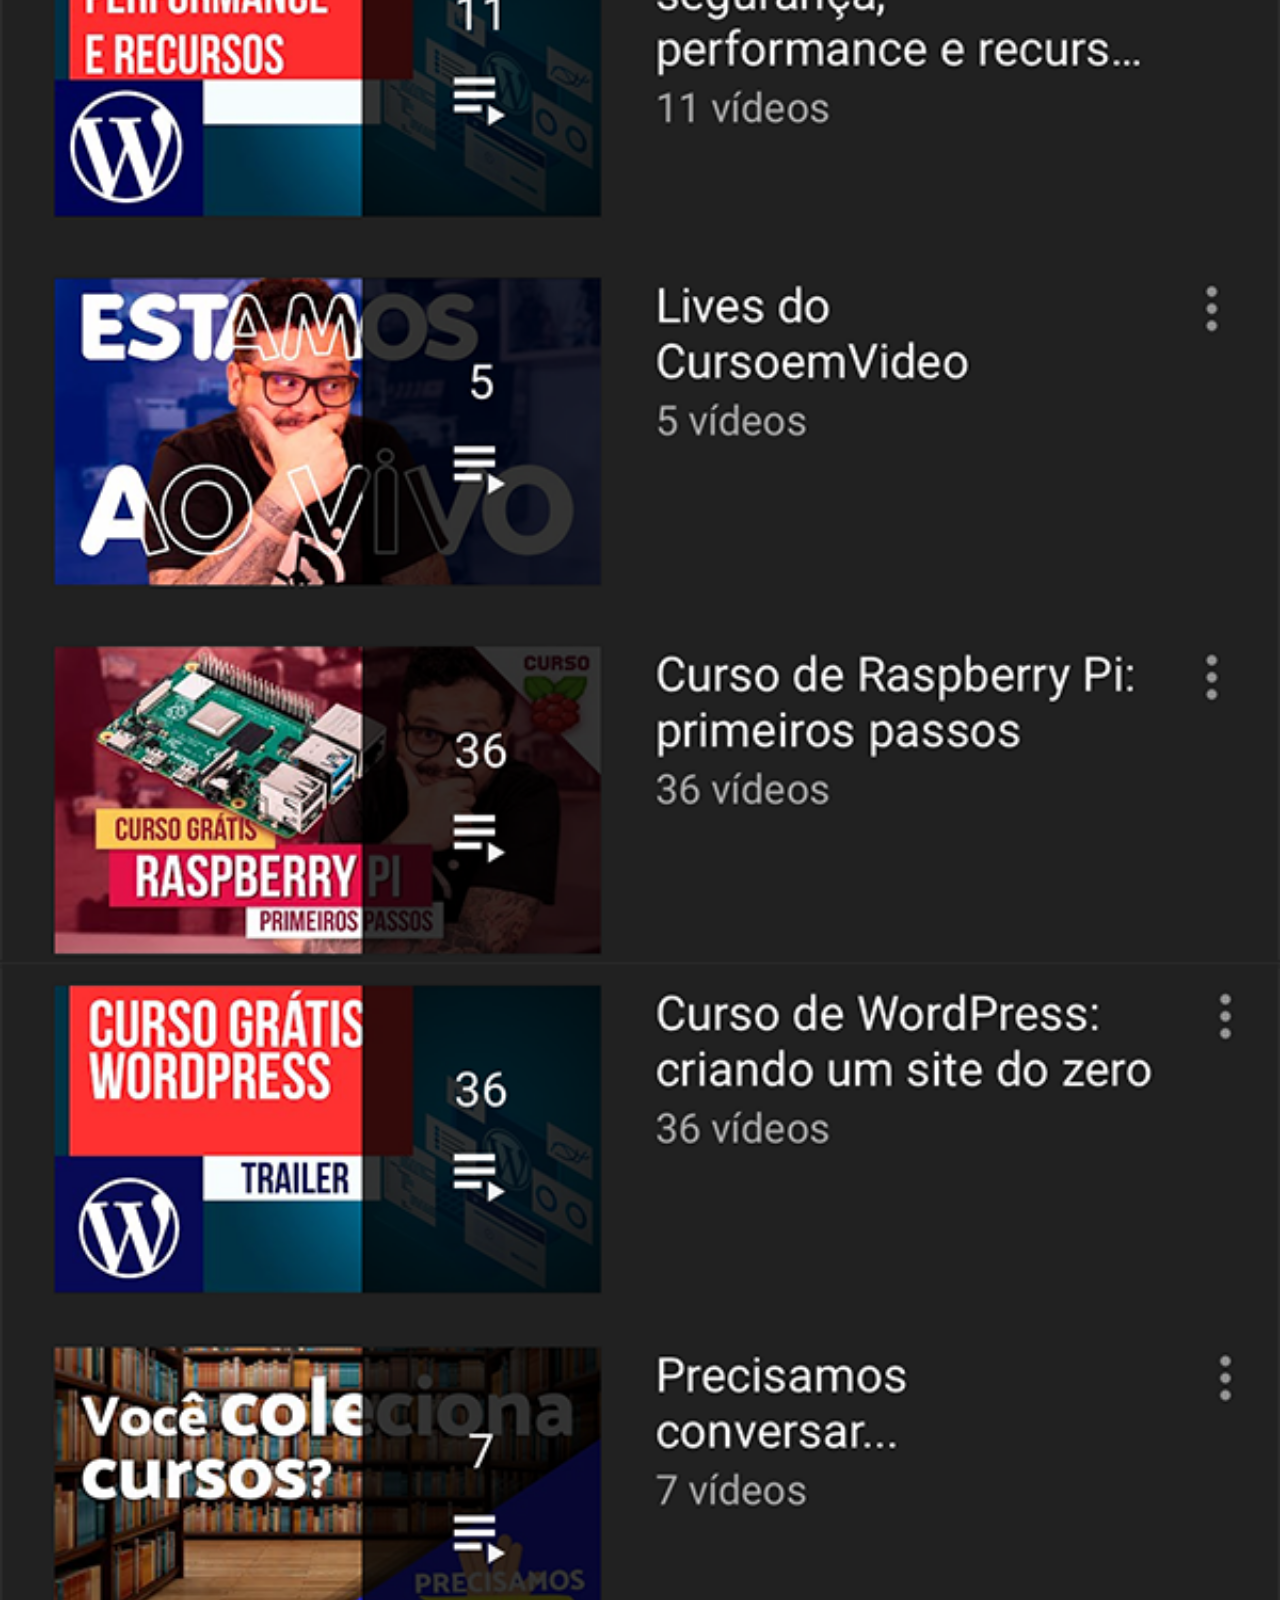
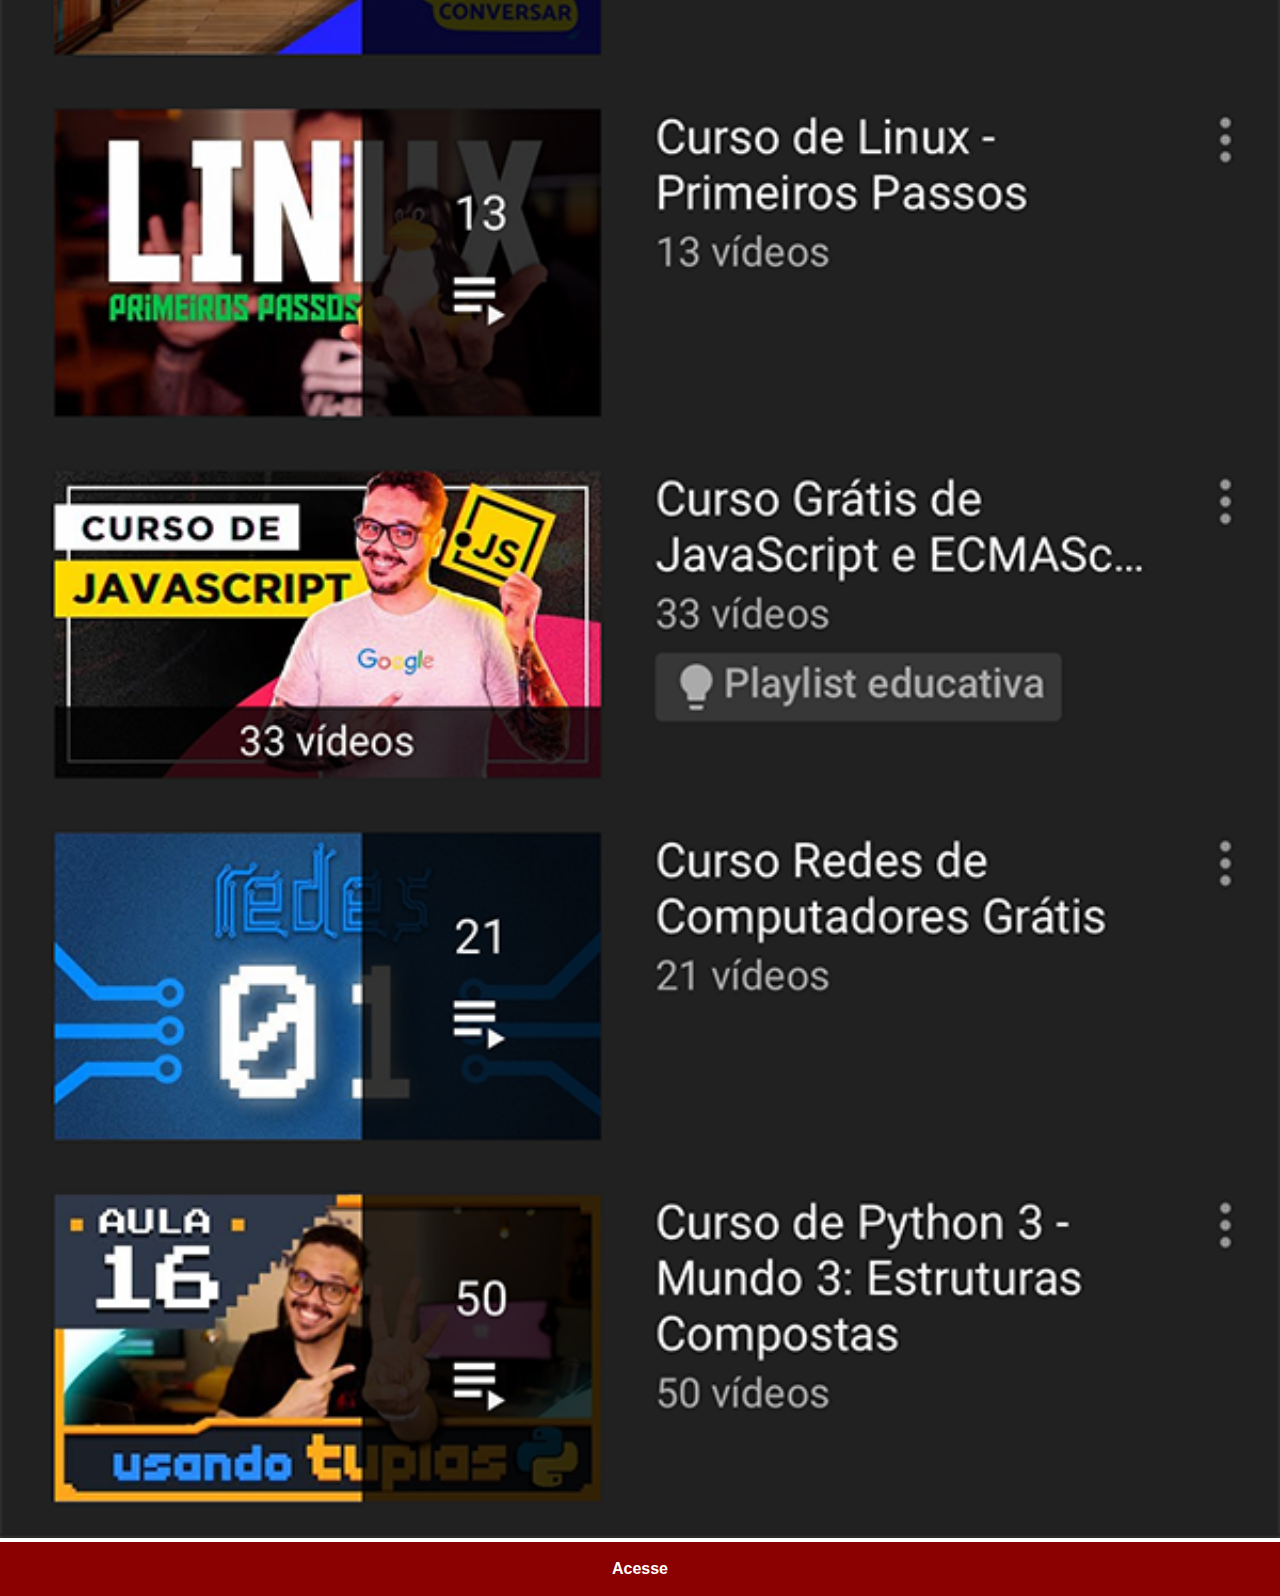
<file: youtube.html>
<!DOCTYPE html>
<html lang="pt-br">
<head>
    <meta charset="UTF-8">
    <meta name="viewport" content="width=device-width, initial-scale=1.0">
    <title>Youtube</title>
    <link rel="stylesheet" href="estilos/social">
   <style>
        *{
            margin: 0px;
            padding: 0px;
            font-family: Arial, Helvetica, sans-serif;
        }
        ::-webkit-scrollbar {
            width: 0px;
            height: 0px;
        }
        img{
            width: 100vw;
        }
        a{
            display: block;
            background-color: darkred;
            color: white;
            padding: 18px;
            text-align: center;
            font-weight: bolder;
            text-decoration: none;

        }
        a:hover{
            background-color: rgba(255, 0, 0, 0.74);
        }
    </style>
</head>
<body>
    <img src="imagens/tela-youtube.png" alt="Youtube">
    <a href="https://www.youtube.com/watch?v=ar5UB2MxraE" target="_blank">Acesse</a>
</body>
</html>
</file>
<file: estilos/style.css>
@charset "UTF8";
*{
    margin: 0px;
    padding: 0px;
    font-family: Arial, Helvetica, sans-serif;
}
html, body {
    height: 100vh;
    width: 100vw;
    background-color: darkred;
} 
body {
    background: url('../imagens/fundo-madeira.jpg') no-repeat top center;
    background-size: cover;
    background-attachment: fixed;
}  
main{
    position: relative;
    height: 100vh;
    background-color:
}
section#phone {
    position: absolute;
    top: 50%;
    left: 50%;
    transform: translate(-50%, -50%);

    height: 627px;
    width: 311px;
    background: url('../imagens/frame-iphone.png') no-repeat;
}
iframe#tela {
    position: relative;
    top: 80px;
    left: 22px;
    width: 267px;
    height: 471px;
}
section#sm {
    text-align: right;
}
section#sm img {
    width: 50px;
    margin: 8px;
    border-radius: 50%;
    box-shadow: 2px 2px 5px rgba(0, 0, 0, 0.459);
    box-sizing: border-box;
}
section#sm img:hover {
    border: 2px solid rgba(255, 255, 255, 0.253);
    transform: translate(-3px, -3px);
    box-shadow: 5px 5px 10px rgba(0, 0, 0, 0.363);
    transition: transform .3s, border .2s;
}
</file>
